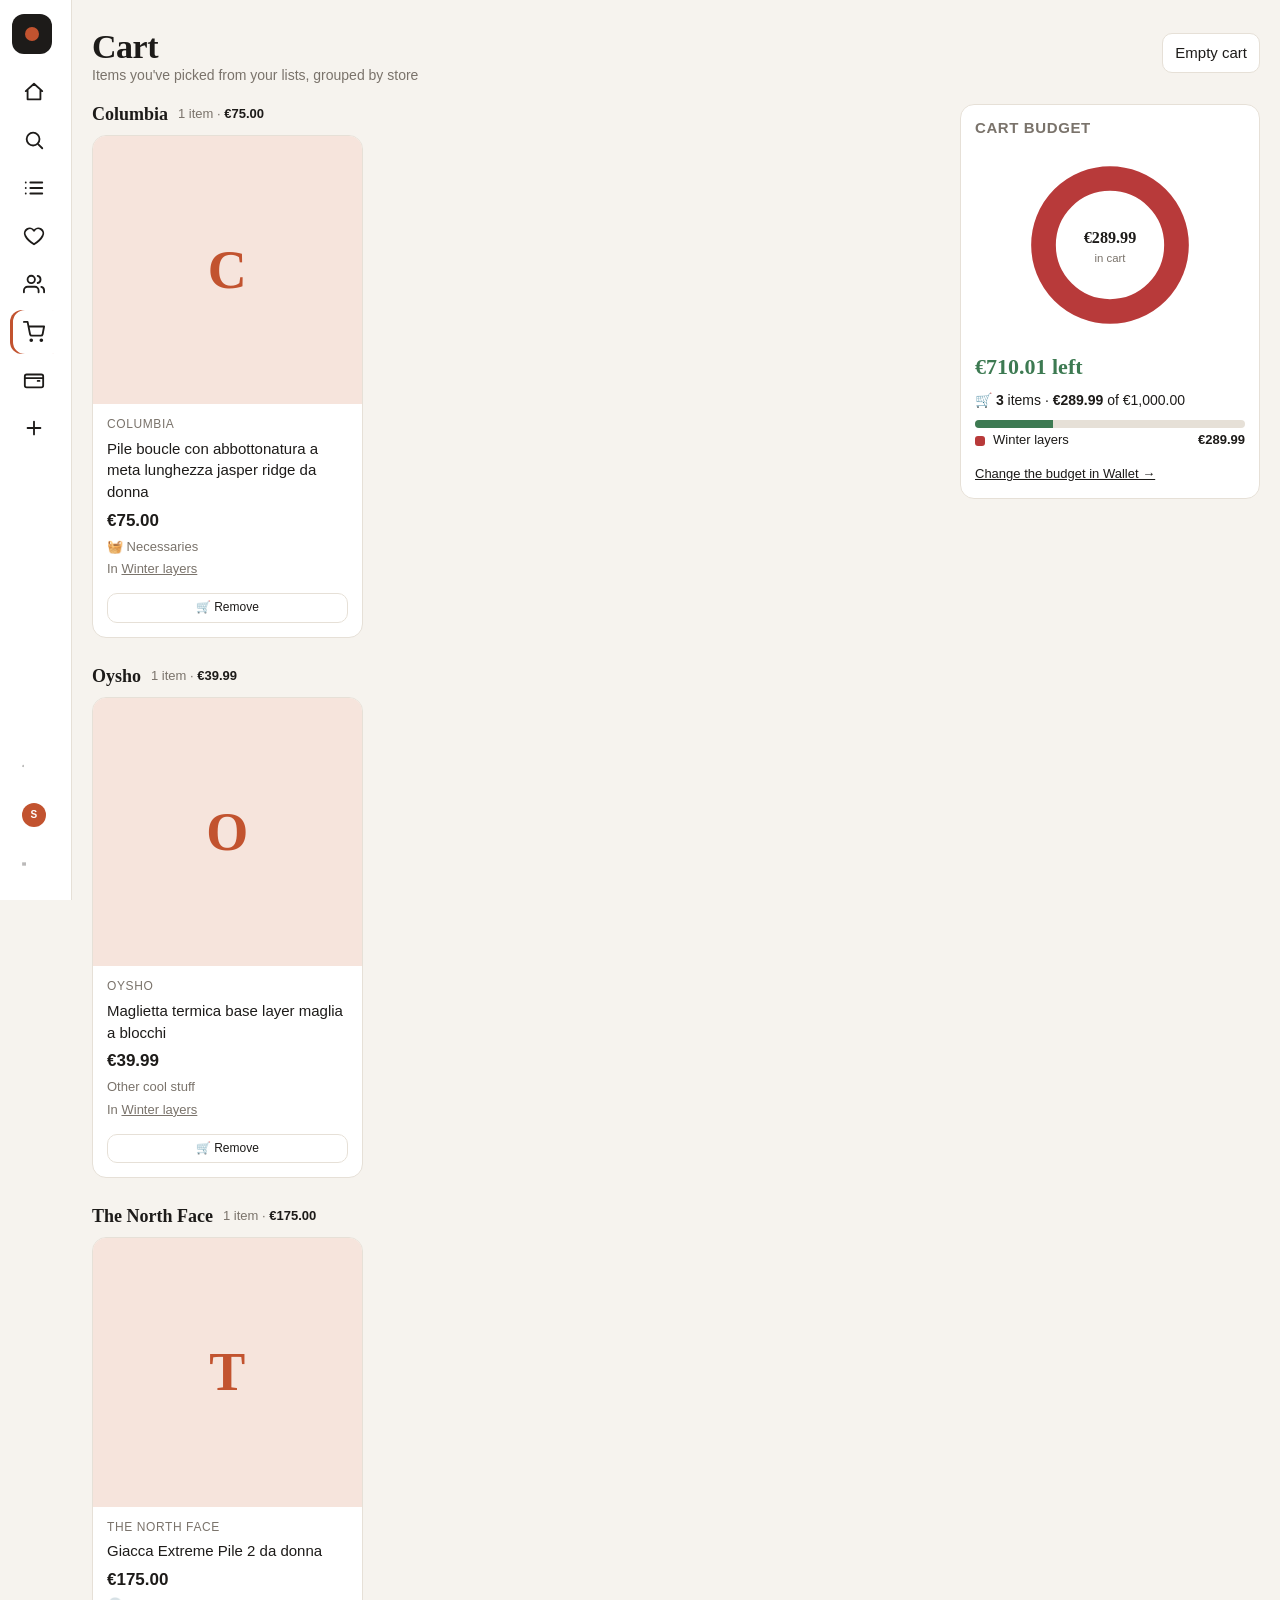
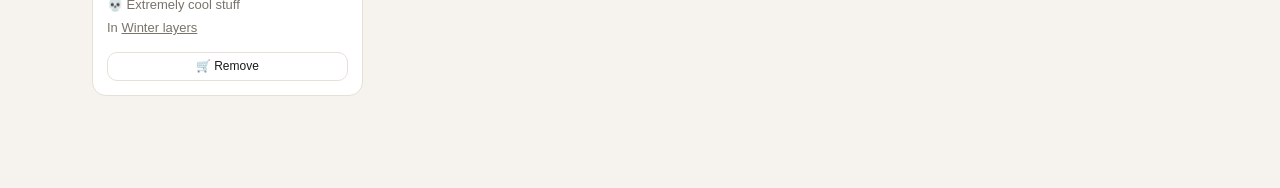
<file: mockups/cart.html>
<!DOCTYPE html>
<html lang="en">
<head>
<meta charset="utf-8">
<meta name="viewport" content="width=device-width, initial-scale=1">
<title>Cart · Wishlist mock-up</title>
<link rel="stylesheet" href="styles.css">
</head>
<body>

<div class="top" style="max-width:1400px;margin:0 auto;padding-bottom:0">
  <div>
    <h1>Cart</h1>
    <div class="summary">Items you've picked from your lists, grouped by store</div>
  </div>
  <button id="emptyBtn">Empty cart</button>
</div>

<div class="app" style="grid-template-columns:minmax(0,1fr) 300px">
  <main class="center" id="groups"></main>
  <aside class="side side-right" id="side"></aside>
</div>

<script src="mock-data.js"></script>
<script src="app.js"></script>
<script>
Mock.rail("cart");
Mock.onChange = () => render();

// Items in the cart from every list I can edit (one entry per list)
function cartEntries() {
  const out = [];
  MOCK_LISTS.filter(l => Mock.canEdit(l)).forEach(l => {
    l.entries.filter(e => e.in_cart && !e.bought).forEach(e => out.push({ e, l }));
  });
  return out;
}

function cartCard({ e, l }) {
  const cat = Mock.catOf(l, e.cat);
  return `
  <article class="card" data-id="${e.id}" data-list="${l.id}">
    <div class="thumb">${Mock.thumbImg(e)}</div>
    <div class="body">
      <div class="store">${Mock.esc(Mock.storeOf(e))}</div>
      <a class="title" href="${Mock.esc(e.url)}" target="_blank" rel="noopener noreferrer">${Mock.esc(e.title)}</a>
      <div class="price">${e.price > 0 ? Mock.money(e.price) : '<span class="price none">No price found</span>'}</div>
      <div class="notes" style="font-style:normal">${cat.emoji ? cat.emoji + " " : ""}${Mock.esc(cat.label)}</div>
      <div class="notes" style="font-style:normal">In <a href="list.html?id=${l.id}">${Mock.esc(l.title)}</a></div>
      <div class="actions"><button data-remove="${e.id}" data-list-id="${l.id}">🛒 Remove</button></div>
    </div>
  </article>`;
}

function render() {
  const items = cartEntries();
  const groups = {};
  items.forEach(it => (groups[it.e.store || "Unknown store"] ||= []).push(it));
  document.getElementById("groups").innerHTML = items.length
    ? Object.keys(groups).sort((a, b) => a.localeCompare(b)).map(store => {
        const g = groups[store];
        return `<section class="storegroup">
          <div class="shead"><h3>${Mock.esc(store)}</h3>
            <span class="sub">${Mock.plural(g.length, "item")} · <b>${Mock.money(g.reduce((s, x) => s + (x.e.price > 0 ? x.e.price : 0), 0))}</b></span></div>
          <div class="grid">${g.map(cartCard).join("")}</div>
        </section>`;
      }).join("")
    : `<div class="empty"><b>Your cart is empty</b>Press 🛒 Add on an item in one of your lists.</div>`;

  const total = items.reduce((s, x) => s + (x.e.price > 0 ? x.e.price : 0), 0);
  const b = MOCK_ME_STATE.budget;
  // spend per list, since each list has its own categories
  const perList = MOCK_LISTS.filter(l => Mock.canEdit(l)).map(l => ({
    label: l.title, color: "var(--accent)",
    amount: items.filter(x => x.l.id === l.id).reduce((s, x) => s + (x.e.price > 0 ? x.e.price : 0), 0),
  }));
  const palette = ["var(--c-die)", "var(--c-need)", "var(--c-noturg)", "var(--ok)", "var(--c-left)", "var(--accent)", "var(--c-other)"];
  perList.forEach((p, i) => p.color = palette[i % palette.length]);
  const status = b == null
    ? `<div class="status muted">No budget set in Wallet</div>`
    : (b - total >= -0.005
        ? `<div class="status ok">${Mock.money(b - total)} left</div>`
        : `<div class="status bad">${Mock.money(total - b)} over budget</div>`);
  const bar = b ? `<div class="bbar ${total > b ? "over" : ""}"><i style="width:${Math.min(100, (total / b) * 100)}%"></i></div>` : "";
  document.getElementById("side").innerHTML = `<div class="panel">
    <h3>Cart budget</h3>
    <div class="donut">${Mock.donut(perList, total, "in cart")}</div>
    ${status}
    <div class="cartline">🛒 <b>${items.length}</b> item${items.length === 1 ? "" : "s"} · <b>${Mock.money(total)}</b>${b != null ? ` of ${Mock.money(b)}` : ""}</div>
    ${bar}
    <ul class="legend">${Mock.legend(perList)}</ul>
    <p style="margin:12px 0 0;font-size:13px"><a href="wallet.html">Change the budget in Wallet →</a></p>
  </div>`;
}

document.addEventListener("click", e => {
  const r = e.target.closest("[data-remove]");
  if (r) {
    const l = Mock.list(r.dataset.listId);
    const en = l.entries.find(x => x.id === r.dataset.remove);
    if (en) en.in_cart = false;
    Mock.save(); render(); Mock.toast("Removed from cart");
    return;
  }
  if (e.target.closest("#emptyBtn")) {
    const items = cartEntries();
    if (!items.length) { Mock.toast("The cart is already empty"); return; }
    items.forEach(x => x.e.in_cart = false);
    Mock.save(); render(); Mock.toast("Cart emptied");
  }
});

render();
</script>
</body>
</html>
</file>
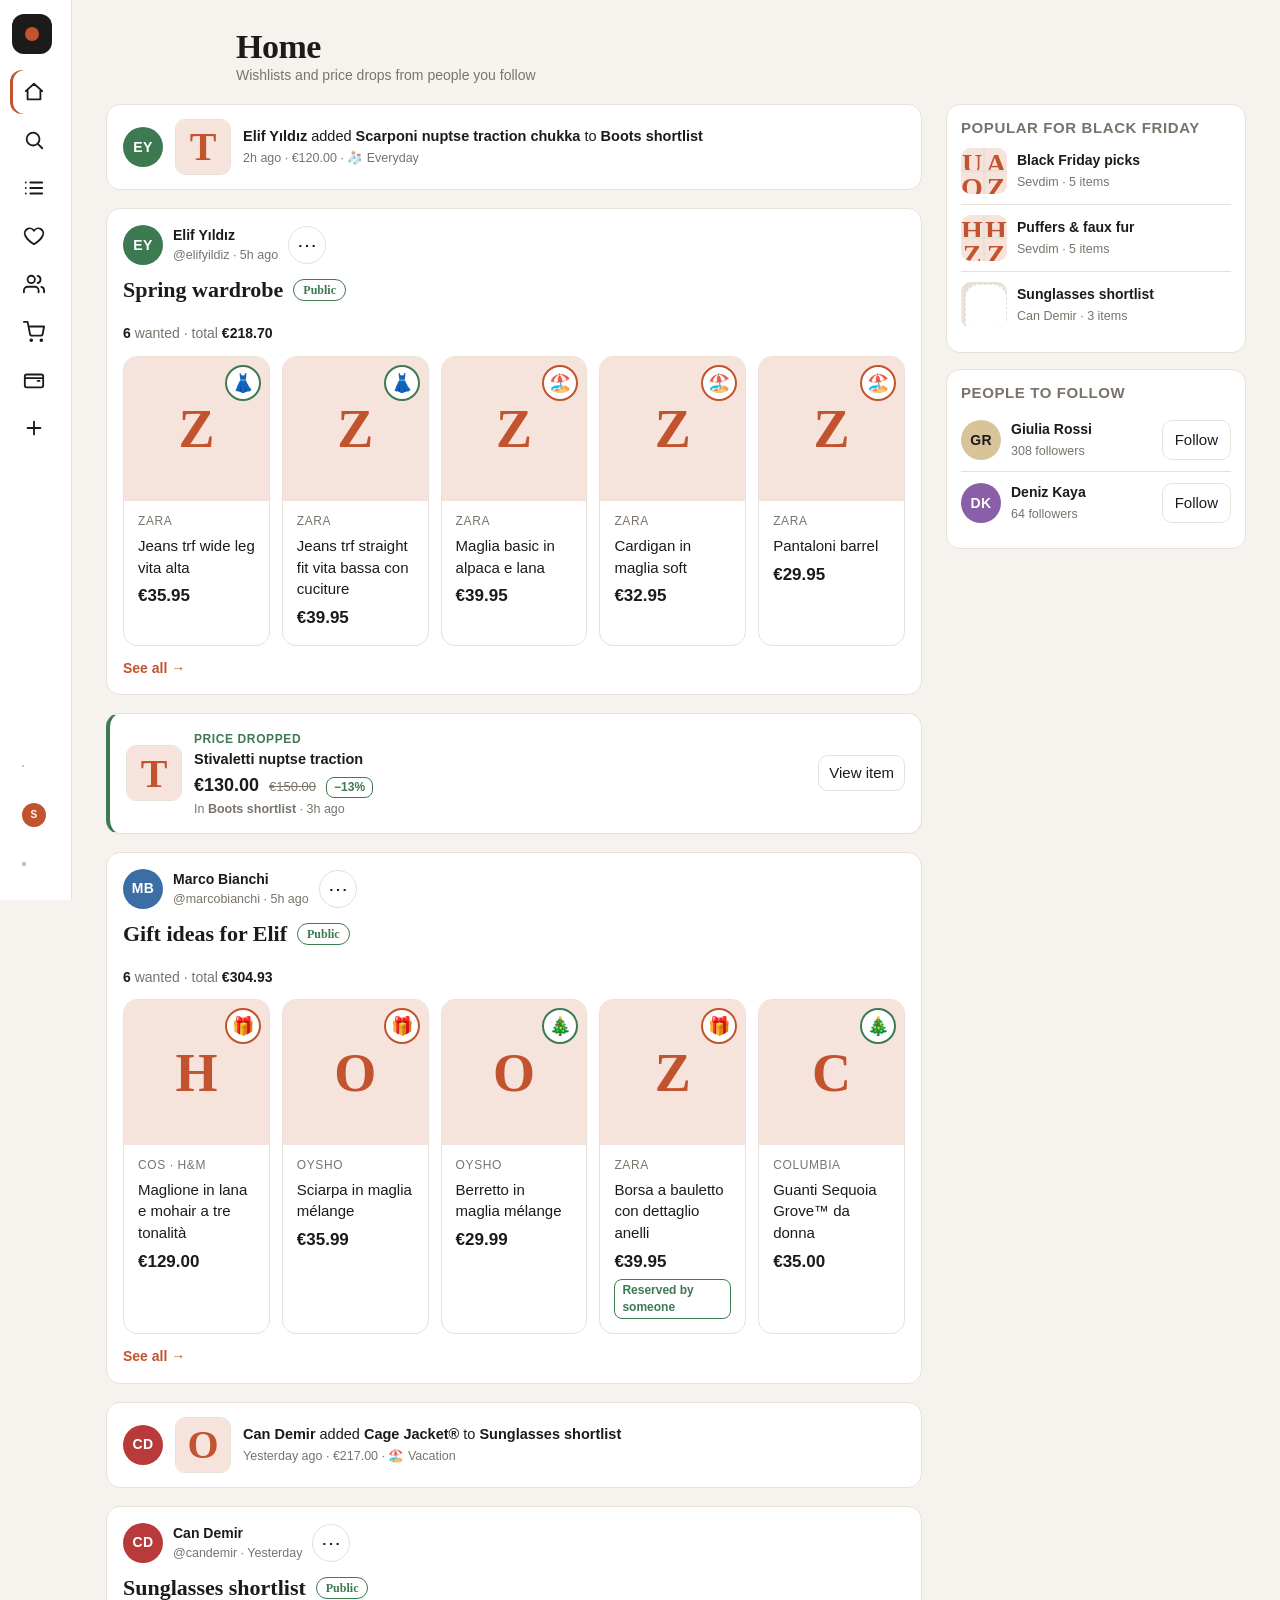
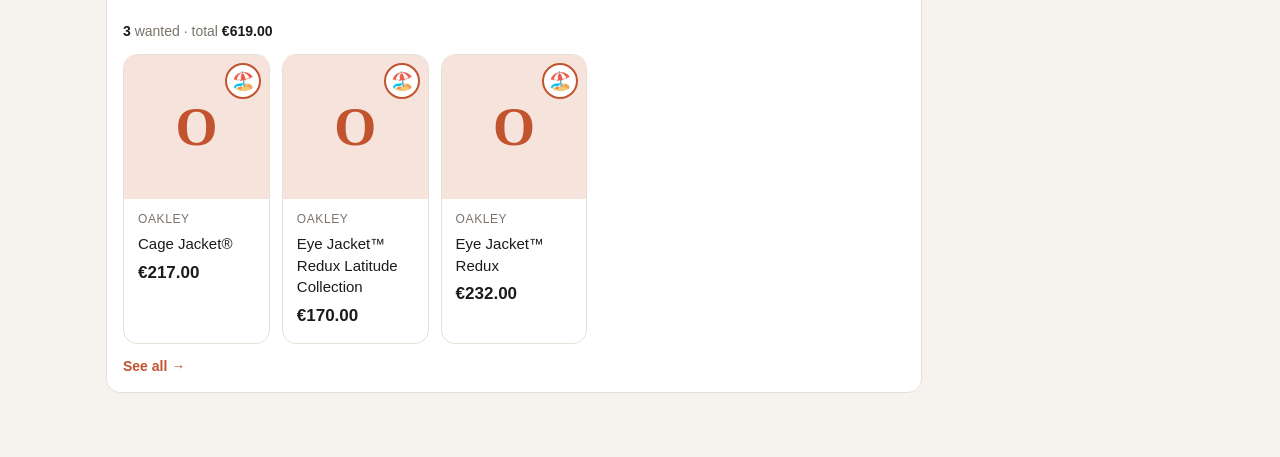
<file: mockups/home.html>
<!DOCTYPE html>
<html lang="en">
<head>
<meta charset="utf-8">
<meta name="viewport" content="width=device-width, initial-scale=1">
<title>Home · Wishlist mock-up</title>
<link rel="stylesheet" href="styles.css">
</head>
<body>

<div class="top" style="max-width:920px;margin:0 auto;padding-bottom:0">
  <div>
    <h1>Home</h1>
    <div class="summary">Wishlists and price drops from people you follow</div>
  </div>
</div>

<div class="home-wrap">
  <main class="feed" id="feed" aria-label="Feed"></main>

  <aside class="home-side" aria-label="Suggestions">
    <section class="panel">
      <h3>Popular for Black Friday</h3>
      <div id="popular"></div>
    </section>
    <section class="panel" style="margin-top:16px">
      <h3>People to follow</h3>
      <div id="suggest"></div>
    </section>
  </aside>
</div>

<style>
  .home-wrap { max-width: 1180px; margin: 0 auto; padding: 18px 20px 64px; display: grid;
               grid-template-columns: minmax(0, 1fr) 300px; gap: 24px; align-items: start; }
  .home-wrap .feed { max-width: none; margin: 0; padding: 0; }
  .home-side { position: sticky; top: 16px; }
  .pop-row { display: flex; gap: 10px; align-items: center; padding: 10px 0; border-top: 1px solid var(--line); }
  .pop-row:first-of-type { border-top: 0; padding-top: 4px; }
  .pop-row .mini { display: block; width: 46px; height: 46px; border-radius: 10px; overflow: hidden; flex: 0 0 auto; }
  .pop-row .mini .collage { width: 100%; height: 100%; }
  .pop-row .pr-text { flex: 1; min-width: 0; }
  .pop-row .pr-text a { font-weight: 600; text-decoration: none; font-size: 14px; display: block; white-space: nowrap; overflow: hidden; text-overflow: ellipsis; }
  .pop-row .pr-text a:hover { text-decoration: underline; }
  .pop-row .pr-text small { color: var(--muted); font-size: 12.5px; }
  @media (max-width: 1000px) { .home-wrap { grid-template-columns: minmax(0, 1fr); } .home-side { position: static; } }
</style>
<script src="mock-data.js"></script>
<script src="app.js"></script>
<script>
Mock.rail("home");

function renderSide() {
  document.getElementById("popular").innerHTML = MOCK_POPULAR.map(id => {
    const l = Mock.list(id);
    return `<div class="pop-row">
      <a class="mini" href="list.html?id=${l.id}">${Mock.collage(l)}</a>
      <div class="pr-text">
        <a href="list.html?id=${l.id}">${Mock.esc(l.title)}</a>
        <small>${Mock.esc(Mock.user(l.owner).name)} · ${Mock.plural(l.entries.length, "item")}</small>
      </div>
    </div>`;
  }).join("");
  document.getElementById("suggest").innerHTML = MOCK_SUGGEST.map(id => {
    const u = Mock.user(id), f = Mock.follows(id);
    return `<div class="person">
      ${Mock.avatar(u, "md")}
      <div class="pe-text"><b>${Mock.esc(u.name)}</b><small>${Mock.plural(u.followers, "follower")}</small></div>
      <button class="${f ? "btn-on" : ""}" data-follow="${id}" aria-pressed="${f}">${f ? "Following" : "Follow"}</button>
    </div>`;
  }).join("");
}

document.addEventListener("click", e => {
  const b = e.target.closest("[data-follow]");
  if (!b) return;
  const id = b.dataset.follow, on = Mock.toggleFollow(id);
  renderSide();
  Mock.toast(on ? `Following ${Mock.user(id).name}` : `Unfollowed ${Mock.user(id).name}`);
});

const feed = document.getElementById("feed");

function listCard(l) {
  const owner = Mock.user(l.owner);
  const wanted = l.entries.filter(e => !e.bought);
  const readonly = !Mock.canEdit(l);
  const row = wanted.slice(0, 5);
  return `
  <article class="card fl">
    <div class="fl-head">
      ${Mock.avatar(owner, "md")}
      <div class="who"><b>${Mock.esc(owner.name)}</b><small>@${Mock.esc(owner.handle)} · ${l.updated}</small></div>
      <button class="kebab" data-kebab="${l.id}" aria-label="More options for ${Mock.esc(l.title)}" title="More options">⋯</button>
    </div>
    <h2 class="fl-title"><a href="list.html?id=${l.id}">${Mock.esc(l.title)}</a>
      <span class="vis ${l.visibility}">${l.visibility === "private" ? Mock.icon("lock", 12) : ""}${Mock.visLabel(l.visibility)}</span></h2>
    <div class="fl-sum"><b>${wanted.length}</b> wanted · total <b>${Mock.money(Mock.total(wanted))}</b></div>
    <div class="fl-row">
      ${row.map(e => Mock.card(e, l, { readonly, noActions: true })).join("") || `<div class="muted" style="grid-column:1/-1">Nothing wanted yet.</div>`}
    </div>
    <a class="fl-see" href="list.html?id=${l.id}">See all →</a>
  </article>`;
}

function activityCard(f) {
  const u = Mock.user(f.user), l = Mock.list(f.listId);
  const e = l.entries.find(x => x.item === f.itemId);
  const cat = Mock.catOf(l, e.cat);
  return `
  <article class="card act">
    ${Mock.avatar(u, "md")}
    <div class="thumb-sm">${Mock.thumbImg(e)}</div>
    <div class="txt">
      <b>${Mock.esc(u.name)}</b> added <a href="${Mock.esc(e.url)}" target="_blank" rel="noopener noreferrer">${Mock.esc(e.title)}</a>
      to <a href="list.html?id=${l.id}">${Mock.esc(l.title)}</a>
      <span class="when">${f.ago} ago · ${Mock.money(e.price)} · ${cat.emoji ? cat.emoji + " " : ""}${Mock.esc(cat.label)}</span>
    </div>
  </article>`;
}

function priceCard(f) {
  const l = Mock.list(f.listId), e = l.entries.find(x => x.item === f.itemId);
  const pct = Math.round((1 - e.price / f.was) * 100);
  return `
  <article class="card act pcard">
    <div class="thumb-sm">${Mock.thumbImg(e)}</div>
    <div class="txt">
      <span class="pc-kicker">Price dropped</span>
      <div><a href="${Mock.esc(e.url)}" target="_blank" rel="noopener noreferrer">${Mock.esc(e.title)}</a></div>
      <div class="pc-price">
        <span class="price">${Mock.money(e.price)}</span>
        <span class="price-old">${Mock.money(f.was)}</span>
        <span class="tag-ok">−${pct}%</span>
      </div>
      <span class="when">In <a href="list.html?id=${l.id}">${Mock.esc(l.title)}</a> · ${f.ago} ago</span>
    </div>
    <a class="btn sm" style="border:1px solid var(--line);border-radius:10px;padding:6px 10px;text-decoration:none;color:inherit" href="${Mock.esc(e.url)}" target="_blank" rel="noopener noreferrer">View item</a>
  </article>`;
}

function render() {
  feed.innerHTML = MOCK_FEED.map(f => {
    if (f.type === "list") return listCard(Mock.list(f.listId));
    if (f.type === "activity") return activityCard(f);
    return priceCard(f);
  }).join("");
}

Mock.onChange = () => { render(); renderSide(); };
render();
renderSide();
</script>
</body>
</html>
</file>
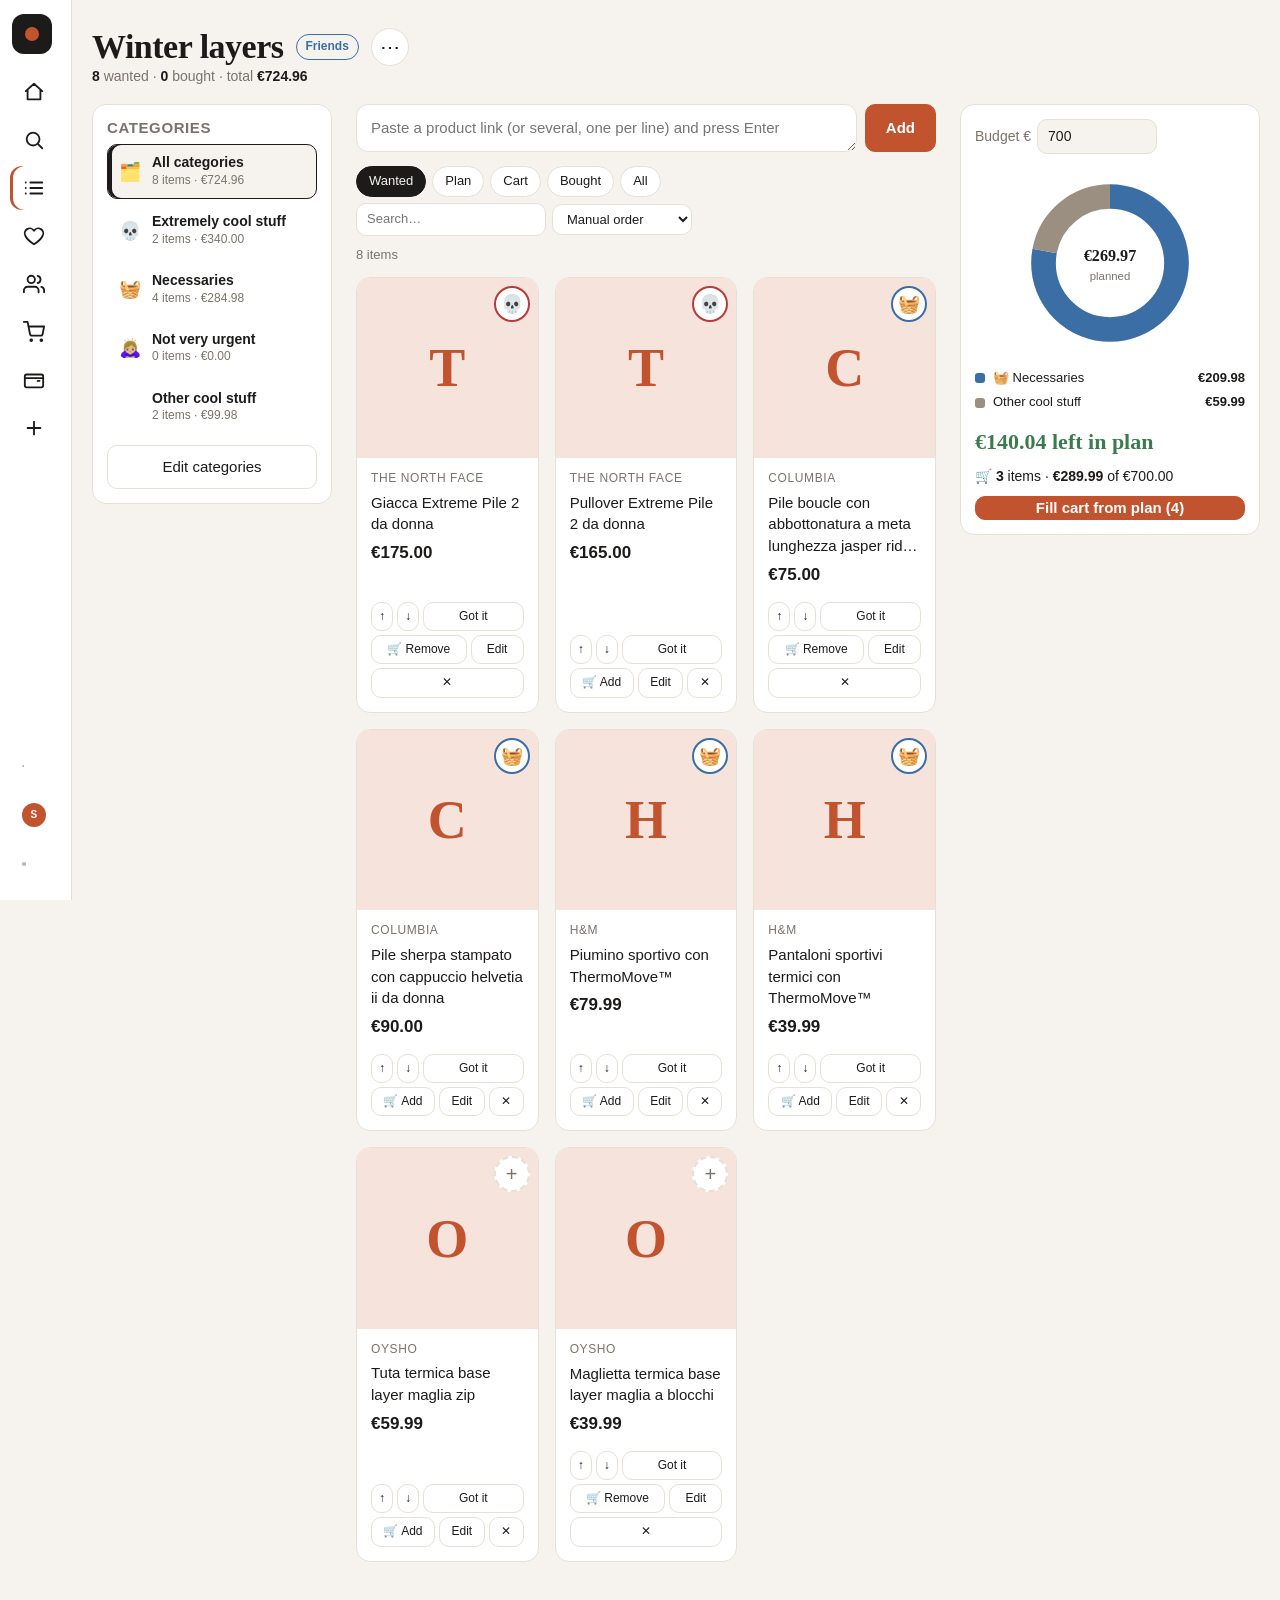
<file: mockups/list.html>
<!DOCTYPE html>
<html lang="en">
<head>
<meta charset="utf-8">
<meta name="viewport" content="width=device-width, initial-scale=1">
<title>Wishlist · Wishlist mock-up</title>
<link rel="stylesheet" href="styles.css">
<style>
  .readonly .app { grid-template-columns: 240px minmax(0, 1fr); }
  .readonly #budgetPanel, .readonly form.add, .readonly #catEdit { display: none; }
</style>
</head>
<body>

<div class="top">
  <div>
    <div class="titlerow">
      <h1 id="title"></h1>
      <span id="vis"></span>
      <button class="kebab" id="kebab" aria-label="More options" title="More options">⋯</button>
    </div>
    <div class="summary" id="summary"></div>
  </div>
</div>

<div class="app">
  <aside class="side side-left">
    <div class="panel">
      <h3>Categories</h3>
      <nav id="catNav"></nav>
      <button class="wide catedit" id="catEdit" style="margin-top:10px">Edit categories</button>
    </div>
  </aside>

  <main class="center">
    <form class="add" id="addForm">
      <textarea id="urls" rows="1" placeholder="Paste a product link (or several, one per line) and press Enter"></textarea>
      <button class="primary" type="submit">Add</button>
    </form>

    <div class="bar">
      <button class="chip on" data-view="wanted">Wanted</button>
      <button class="chip" data-view="plan" id="chipPlan">Plan</button>
      <button class="chip" data-view="cart" id="chipCart">Cart</button>
      <button class="chip" data-view="bought">Bought</button>
      <button class="chip" data-view="all">All</button>
      <span class="sp"></span>
      <div class="listtools" id="listtools">
        <input id="search" type="search" placeholder="Search…">
        <select id="sort" title="Sort">
          <option value="manual">Manual order</option>
          <option value="cheap">Price low → high</option>
          <option value="pricey">Price high → low</option>
          <option value="new">Newest added</option>
          <option value="store">Store A–Z</option>
        </select>
      </div>
    </div>

    <div class="gridhead" id="gridhead"><span id="count"></span></div>
    <div id="main"></div>
  </main>

  <aside class="side side-right" id="budgetPanel">
    <div class="panel">
      <label class="blabel">Budget €<input id="budget" inputmode="decimal" placeholder="e.g. 400"></label>
      <div class="donut" id="donut"></div>
      <ul class="legend" id="legend"></ul>
      <div class="status" id="status"></div>
      <div class="status2" id="status2" hidden></div>
      <div class="cartline" id="cartline"></div>
      <button class="primary wide" data-act="fill" id="fillBtn">Fill cart from plan (0)</button>
    </div>
  </aside>
</div>

<script src="mock-data.js"></script>
<script src="app.js"></script>
<script>
Mock.rail("lists");

/* ---------------------------------------------------------------- setup */
const params = new URLSearchParams(location.search);
const LIST = Mock.list(params.get("id")) || Mock.list("winter-layers");
const RO = !Mock.canEdit(LIST);                  // someone else's list: read-only
if (RO) document.body.classList.add("readonly");
const $ = s => document.querySelector(s);
const esc = Mock.esc, money = Mock.money;
const cats = () => LIST.categories;
const catIndex = id => Math.max(0, cats().findIndex(c => c.id === id));
const byOrder = (a, b) => (a.rank - b.rank) || ((b.added || 0) - (a.added || 0));
const SELECTED = ["fits", "leftover", "cart"];
let view = "wanted", catFilter = null, planShowAll = false, dragId = null;
Mock.onChange = () => render();

if (RO) {
  $("#chipPlan").hidden = true; $("#chipCart").hidden = true;
  $("#title").textContent = LIST.title;
} else {
  $("#title").textContent = LIST.title;
}
$("#vis").innerHTML = `<span class="vis ${LIST.visibility}">${LIST.visibility === "private" ? Mock.icon("lock", 12) : ""}${Mock.visLabel(LIST.visibility)}</span>`;
$("#kebab").dataset.kebab = LIST.id;
$("#budget").value = LIST.budget == null ? "" : String(LIST.budget);

function persist() { Mock.save(); }
function plan() { return Mock.plan(LIST.entries, LIST.budget, cats()); }
function entry(id) { return LIST.entries.find(e => e.id === id); }

/* ---------------------------------------------------------------- summary, categories panel, budget panel */
function renderTop(P) {
  const wanted = LIST.entries.filter(i => !i.bought);
  const bought = LIST.entries.length - wanted.length;
  $("#summary").innerHTML = `<b>${wanted.length}</b> wanted · <b>${bought}</b> bought · total <b>${money(Mock.total(wanted))}</b>`;
  document.querySelectorAll("[data-view]").forEach(b => b.classList.toggle("on", b.dataset.view === view));
  $("#listtools").hidden = view === "plan" || view === "cart";
  renderNav(P);
  if (!RO) renderBudgetPanel(P);
}

function renderNav(P) {
  const wanted = LIST.entries.filter(i => !i.bought);
  const all = `<button class="navrow ${catFilter === null ? "on" : ""}" data-cat="*" style="--cc:var(--ink)">
      <span class="ne">🗂️</span>
      <span class="nl"><b>All categories</b><small>${wanted.length} item${wanted.length === 1 ? "" : "s"} · ${money(Mock.total(wanted))}</small></span>
    </button>`;
  const rows = cats().map(c => {
    const t = P.categoryTotals[c.id];
    return `<button class="navrow ${catFilter === c.id ? "on" : ""}" data-cat="${c.id}" style="--cc:${c.color}">
      <span class="ne">${c.emoji}</span>
      <span class="nl"><b>${esc(c.label)}</b><small>${t.count} item${t.count === 1 ? "" : "s"} · ${money(t.total)}</small></span>
    </button>`;
  }).join("");
  $("#catNav").innerHTML = all + rows;
}

function donutSVG(P) {
  const parts = cats().filter(c => c.inPlan).map(c => ({ label: c.label, color: c.color, amount: P.categoryTotals[c.id].planned })).filter(p => p.amount > 0);
  const total = P.plannedTotal;
  const R = 70, C = 2 * Math.PI * R, S = 26;
  let arcs = "", off = 0;
  if (total > 0) parts.forEach(p => {
    const len = C * p.amount / total;
    arcs += `<circle cx="100" cy="100" r="${R}" fill="none" style="stroke:${p.color}" stroke-width="${S}"
      stroke-dasharray="${len} ${C - len}" stroke-dashoffset="${-off}" transform="rotate(-90 100 100)">
      <title>${esc(p.label)}: ${money(p.amount)}</title></circle>`;
    off += len;
  });
  else arcs = `<circle cx="100" cy="100" r="${R}" fill="none" style="stroke:var(--line)" stroke-width="${S}"></circle>`;
  return `<svg class="donut-svg" viewBox="0 0 200 200" role="img" aria-label="Planned amount by category">${arcs}
    <text x="100" y="98" text-anchor="middle" class="dc-amt">${money(total)}</text>
    <text x="100" y="118" text-anchor="middle" class="dc-sub">planned</text></svg>`;
}

function renderBudgetPanel(P) {
  const b = LIST.budget;
  const parts = cats().filter(c => c.inPlan).map(c => ({ c, amt: P.categoryTotals[c.id].planned })).filter(p => p.amt > 0);
  $("#donut").innerHTML = donutSVG(P);
  $("#legend").innerHTML = parts.length
    ? parts.map(p => `<li><span class="dot" style="background:${p.c.color}"></span>${p.c.emoji ? p.c.emoji + " " : ""}${esc(p.c.label)} <b>${money(p.amt)}</b></li>`).join("")
    : `<li style="color:var(--muted)">Nothing planned yet</li>`;
  const st = $("#status"), s2 = $("#status2");
  if (b == null) { st.className = "status muted"; st.textContent = "Set a budget to see your plan"; s2.hidden = true; }
  else {
    if (P.left >= -0.005) { st.className = "status ok"; st.textContent = `${money(P.left)} left in plan`; }
    else { st.className = "status bad"; st.textContent = `${money(-P.left)} over plan`; }
    const first = cats()[0];
    if (P.mustTotal > b && first) {
      s2.hidden = false;
      s2.textContent = `${first.label} + cart alone: ${money(P.mustTotal)}, ${money(P.mustTotal - b)} above budget.`;
    } else s2.hidden = true;
  }
  const cart = LIST.entries.filter(i => i.in_cart && !i.bought);
  $("#cartline").innerHTML = `🛒 <b>${cart.length}</b> item${cart.length === 1 ? "" : "s"} · <b>${money(P.cartTotal)}</b>` +
    (b != null ? ` of ${money(b)}` : "");
  const fits = Object.values(P.byId).filter(s => s.status === "fits" || s.status === "leftover").length;
  const fill = $("#fillBtn");
  fill.textContent = `Fill cart from plan (${fits})`;
  fill.disabled = !fits;
}

/* ---------------------------------------------------------------- views */
function searchText(i) { return [i.title, i.store, i.brand, Mock.catOf(LIST, i.cat).label].join(" ").toLowerCase(); }
function isManual() { return $("#sort").value === "manual"; }

function visible() {
  const q = $("#search").value.trim().toLowerCase();
  const list = LIST.entries.filter(i =>
    (view === "all" || (view === "bought") === !!i.bought) &&
    (catFilter === null || i.cat === catFilter) &&
    (!q || searchText(i).includes(q)));
  const pv = i => (i.price > 0 ? i.price : null);
  const cmp = {
    manual: (a, b) => (catIndex(a.cat) - catIndex(b.cat)) || byOrder(a, b),
    new: (a, b) => (b.added || 0) - (a.added || 0),
    cheap: (a, b) => (pv(a) ?? 1e12) - (pv(b) ?? 1e12),
    pricey: (a, b) => (pv(b) ?? -1) - (pv(a) ?? -1),
    store: (a, b) => (a.store || "").localeCompare(b.store || "") || (a.title || "").localeCompare(b.title || ""),
  }[$("#sort").value] || byOrder;
  return list.sort(cmp);
}

function planView(P) {
  const hidden = LIST.entries.filter(i => !i.bought && !SELECTED.includes((P.byId[i.id] || {}).status)).length;
  const fits = Object.values(P.byId).filter(s => s.status === "fits" || s.status === "leftover").length;
  let html = `<div class="toolbar">
    <button class="primary" data-act="fill" ${fits ? "" : "disabled"}>Fill cart from plan (${fits})</button>
    <span class="muted">Drag cards to reorder or move them to another category, or use ↑ ↓.</span>
    ${hidden || planShowAll ? `<button data-act="planall">${planShowAll ? "Show selected only" : `Show all (${hidden} more)`}</button>` : ""}
  </div>`;
  let shown = 0;
  cats().forEach(c => {
    if (catFilter !== null && catFilter !== c.id) return;
    const list = LIST.entries.filter(i => !i.bought && i.cat === c.id && (planShowAll || SELECTED.includes((P.byId[i.id] || {}).status))).sort(byOrder);
    if (!list.length) return;
    shown++;
    const t = P.categoryTotals[c.id];
    html += `<section class="psec">
      <div class="phead" style="--cc:${c.color}">
        <span class="pt">${c.emoji ? esc(c.emoji) + " " : ""}${esc(c.label)}</span>
        <span class="pm">${t.count} item${t.count === 1 ? "" : "s"} · <b>${money(t.total)}</b>${LIST.budget != null && c.inPlan ? ` · share <b>${money(t.share)}</b> · <b>${money(t.planned)}</b> planned` : ""}</span>
      </div>
      <div class="grid psgrid" data-tier="${c.id}">${list.map(i => Mock.card(i, LIST, { plan: P.byId[i.id], drag: true, arrows: true })).join("")}</div>
    </section>`;
  });
  if (!shown) html += `<div class="empty">${planShowAll || LIST.entries.some(i => !i.bought) ? "Nothing selected for the plan yet." : "Nothing to plan yet. Add some items first."}</div>`;
  return html;
}

function cartView(P) {
  const cart = LIST.entries.filter(i => i.in_cart && !i.bought);
  if (!cart.length) return `<div class="empty">Your cart is empty. Use 🛒 Add on a card, or “Fill cart from plan”.</div>`;
  const cartLine = LIST.budget == null
    ? `Cart total <b>${money(P.cartTotal)}</b>`
    : P.cartTotal <= LIST.budget
      ? `Cart <b>${money(P.cartTotal)}</b> of ${money(LIST.budget)} · <b>${money(LIST.budget - P.cartTotal)}</b> left`
      : `Cart <b>${money(P.cartTotal)}</b> · <span style="color:var(--bad)"><b>${money(P.cartTotal - LIST.budget)}</b> over budget</span>`;
  const perCat = cats().filter(c => P.categoryTotals[c.id].inCart > 0)
    .map(c => `${c.emoji ? c.emoji + " " : ""}${esc(c.label)} <b>${money(P.categoryTotals[c.id].inCart)}</b>`).join(" · ");
  const stores = {};
  cart.forEach(i => { const k = (i.store || "").trim() || "Unknown store"; (stores[k] ||= []).push(i); });
  const storeHtml = Object.keys(stores).sort((a, b) => a.localeCompare(b)).map(name => {
    const list = stores[name].sort(byOrder);
    const sub = Mock.total(list);
    return `<section class="storegroup">
      <div class="shead">
        <h3>${esc(name)}</h3>
        <span class="sub">${list.length} item${list.length === 1 ? "" : "s"} · <b>${money(sub)}</b></span>
        <span class="sp"></span>
        <button data-act="openall">Open all</button>
      </div>
      <div class="grid">${list.map(i => Mock.card(i, LIST)).join("")}</div>
    </section>`;
  }).join("");
  return `<div class="toolbar"><span>${cartLine}</span></div>
    ${perCat ? `<p class="muted" style="font-size:13px;margin:0 0 10px">${perCat}</p>` : ""}
    <div class="toolbar">
      <button data-act="emptycart">Empty cart</button>
      <button data-act="buycart">Mark cart as bought</button>
    </div>${storeHtml}`;
}

function renderMain(P) {
  const main = $("#main");
  const listView = view !== "plan" && view !== "cart";
  $("#gridhead").hidden = !listView;
  if (view === "plan") { main.innerHTML = planView(P); return; }
  if (view === "cart") { main.innerHTML = cartView(P); return; }
  const list = visible();
  $("#count").textContent = `${list.length} item${list.length === 1 ? "" : "s"}`;
  if (!list.length) {
    const filtering = $("#search").value.trim() || catFilter !== null;
    main.innerHTML = LIST.entries.length && filtering
      ? `<div class="nomatch"><b>No matches</b>Try another word, category or sort.</div>`
      : `<div class="empty">${LIST.entries.length ? "Nothing here yet." : RO ? "This list is empty." : "Your wishlist is empty. Paste a product link above to start."}</div>`;
    return;
  }
  main.innerHTML = `<div class="grid">${list.map(i => Mock.card(i, LIST, { readonly: RO, arrows: isManual() })).join("")}</div>`;
}

function render() {
  const P = plan();
  renderTop(P);
  renderMain(P);
}

/* ---------------------------------------------------------------- adding links (paste box) */
$("#addForm").addEventListener("submit", e => {
  e.preventDefault();
  const v = $("#urls").value;
  $("#urls").value = "";
  const urls = [...new Set(v.split(/[\s,]+/).map(s => s.trim()).filter(s => /^https?:\/\//i.test(s)))];
  if (!urls.length) { Mock.toast("That doesn't look like a link."); return; }
  const dupes = urls.filter(u => LIST.entries.some(i => i.item === u));
  const fresh = urls.filter(u => !dupes.includes(u));
  if (dupes.length) Mock.toast(`${dupes.length} already on your list`);
  if (view === "bought") view = "wanted";
  fresh.forEach(u => LIST.entries.push(Mock.entryFromUrl(u, LIST)));
  if (fresh.length) persist();
  render();
});
$("#urls").addEventListener("keydown", e => {
  if (e.key === "Enter" && !e.shiftKey) { e.preventDefault(); $("#addForm").requestSubmit(); }
});

/* ---------------------------------------------------------------- chips, filters, budget */
document.querySelectorAll("[data-view]").forEach(b => b.addEventListener("click", () => { view = b.dataset.view; render(); }));
$("#search").addEventListener("input", render);
$("#sort").addEventListener("change", render);
$("#catNav").addEventListener("click", e => {
  const row = e.target.closest(".navrow"); if (!row) return;
  const id = row.dataset.cat;
  catFilter = id === "*" || catFilter === id ? null : id;
  render();
});
document.addEventListener("keydown", e => {
  const typing = e.target.matches && e.target.matches("input, textarea, select");
  if (e.key === "/" && !typing && !e.ctrlKey && !e.metaKey && !e.altKey) { e.preventDefault(); $("#search").focus(); }
});
$("#budget").addEventListener("input", e => {
  const n = parseFloat(String(e.target.value).replace(",", "."));
  LIST.budget = isNaN(n) || n < 0 ? null : n;
  persist();
  render();
});
$("#catEdit").addEventListener("click", () => Mock.categoryDialog(LIST));

/* ---------------------------------------------------------------- category changes, ordering, fill cart */
function setCat(id, cat) {
  const en = entry(id); if (!en) return;
  en.cat = cat;
  persist(); render();
}
function fillFromPlan() {
  const P = plan();
  Object.keys(P.byId).forEach(k => {
    if (P.byId[k].status === "fits" || P.byId[k].status === "leftover") { const en = entry(k); if (en) en.in_cart = true; }
  });
  persist(); render();
}
// Puts a category's entries into a new order (ids in order, rank 0..n)
function reorder(catId, ids) {
  ids.forEach((id, k) => { const en = entry(id); if (en) { en.rank = k; if (catId) en.cat = catId; } });
}
function moveItem(id, catId, idx) {
  const en = entry(id); if (!en) return;
  const ids = LIST.entries.filter(i => !i.bought && i.cat === catId && i.id !== id).sort(byOrder).map(i => i.id);
  ids.splice(idx == null ? ids.length : idx, 0, id);
  reorder(catId, ids);
  persist(); render();
}

/* ---------------------------------------------------------------- card actions */
$("#main").addEventListener("click", e => {
  const addto = e.target.closest("[data-addto]");
  if (addto) { Mock.addPopover(addto, entry(addto.dataset.addto)); return; }
  const pick = e.target.closest("[data-pick]");
  if (pick) { setCat(pick.closest(".card").dataset.id, pick.dataset.pick); return; }

  const btn = e.target.closest("button[data-act]"); if (!btn || btn.disabled) return;
  const act = btn.dataset.act;
  const id = btn.closest(".card") ? btn.closest(".card").dataset.id : null;
  const en = id ? entry(id) : null;
  if (act === "bought") { en.bought = !en.bought; persist(); render(); }
  else if (act === "cart") { en.in_cart = !en.in_cart; persist(); render(); }
  else if (act === "skip") { en.plan_skip = !en.plan_skip; persist(); render(); }
  else if (act === "cat") {
    Mock.dialog("Category", `<label>Category<select name="cat">${cats().map(c =>
      `<option value="${c.id}" ${c.id === en.cat ? "selected" : ""}>${c.emoji ? c.emoji + " " : ""}${esc(c.label)}</option>`).join("")}</select></label>`,
      d => { setCat(id, d.querySelector('[name="cat"]').value); });
  }
  else if (act === "up" || act === "down") {
    const ids = LIST.entries.filter(i => !i.bought && i.cat === en.cat).sort(byOrder).map(i => i.id);
    const k = ids.indexOf(id), j = act === "up" ? k - 1 : k + 1;
    if (j < 0 || j >= ids.length) return;
    [ids[k], ids[j]] = [ids[j], ids[k]];
    reorder(en.cat, ids); persist(); render();
  }
  else if (act === "planall") { planShowAll = !planShowAll; render(); }
  else if (act === "fill") { fillFromPlan(); Mock.toast("Cart filled from the plan"); }
  else if (act === "emptycart") {
    LIST.entries.forEach(i => { if (!i.bought) i.in_cart = false; });
    persist(); render();
  }
  else if (act === "buycart") {
    if (btn.dataset.sure !== "1") {
      btn.dataset.sure = "1"; btn.textContent = "Sure?";
      setTimeout(() => { btn.dataset.sure = ""; btn.textContent = "Mark cart as bought"; }, 2500);
      return;
    }
    const n = LIST.entries.filter(i => i.in_cart && !i.bought).length;
    LIST.entries.forEach(i => { if (i.in_cart && !i.bought) { i.bought = true; i.in_cart = false; } });
    persist(); render();
    Mock.toast(`${n} item${n === 1 ? "" : "s"} marked as bought`);
  }
  else if (act === "openall") {
    btn.closest(".storegroup").querySelectorAll("a.title").forEach(a => window.open(a.href, "_blank", "noopener,noreferrer"));
  }
  else if (act === "delete") {
    if (btn.dataset.sure !== "1") {
      btn.dataset.sure = "1"; btn.textContent = "Sure?";
      setTimeout(() => { btn.dataset.sure = ""; btn.textContent = "✕"; }, 2500);
      return;
    }
    LIST.entries = LIST.entries.filter(i => i.id !== id);
    persist(); render();
  }
  else if (act === "edit") {
    const f = (name, label, val, type = "text") => `<label>${label}<input name="${name}" type="${type}" value="${esc(val ?? "")}"></label>`;
    Mock.dialog("Edit item", `
      ${f("title", "Title", en.title)}
      <div class="row">${f("price", "Price", en.price > 0 ? String(en.price) : "", "text").replace("<input", '<input placeholder="e.g. 49,90"')}
      ${f("currency", "Currency", en.currency || "EUR")}</div>
      ${f("store", "Store", en.store)}
      ${f("group", "Group (only one per group is planned)", en.group)}
      ${f("image", "Image link", en.image)}
      <label>Notes<textarea name="notes" rows="2">${esc(en.notes)}</textarea></label>`,
      d => {
        const v = name => d.querySelector(`[name="${name}"]`).value.trim();
        en.title = v("title") || en.title;
        const p = parseFloat(v("price").replace(",", "."));
        en.price = isNaN(p) || p <= 0 ? null : p;
        en.currency = (v("currency") || "EUR").toUpperCase();
        en.store = v("store"); en.group = v("group"); en.image = v("image"); en.notes = v("notes");
        persist(); render();
      });
  }
});

/* ---------------------------------------------------------------- drag and drop (cards and categories) */
const main = $("#main");
main.addEventListener("dragstart", e => {
  const c = e.target.closest(".card[draggable='true']"); if (!c) return;
  dragId = c.dataset.id;
  e.dataTransfer.effectAllowed = "move";
  e.dataTransfer.setData("text/plain", dragId);
  c.classList.add("dragging");
});
main.addEventListener("dragend", () => {
  dragId = null;
  document.querySelectorAll(".dragging").forEach(el => el.classList.remove("dragging"));
  document.querySelectorAll(".psgrid.over").forEach(el => el.classList.remove("over"));
});
function dropSpot(e) {
  if (!dragId) return null;
  const sec = e.target.closest(".psgrid");
  if (sec) {
    const cards = [...sec.querySelectorAll(".card:not(.dragging)")];
    let idx = cards.length;
    for (let k = 0; k < cards.length; k++) {
      const r = cards[k].getBoundingClientRect();
      if (e.clientY < r.bottom && (e.clientY < r.top + r.height / 2 || e.clientX < r.left + r.width / 2)) { idx = k; break; }
    }
    return { cat: sec.dataset.tier, idx };
  }
  const cardEl = e.target.closest(".card[data-id]");
  if (!cardEl || cardEl.dataset.id === dragId || view === "cart" || !isManual()) return null;
  const target = entry(cardEl.dataset.id);
  if (!target || target.bought) return null;
  const ids = LIST.entries.filter(i => !i.bought && i.cat === target.cat && i.id !== dragId).sort(byOrder).map(i => i.id);
  let idx = ids.indexOf(target.id);
  const r = cardEl.getBoundingClientRect();
  if (e.clientX > r.left + r.width / 2) idx += 1;
  return { cat: target.cat, idx };
}
main.addEventListener("dragover", e => {
  const spot = dropSpot(e); if (!spot) return;
  e.preventDefault();
  e.dataTransfer.dropEffect = "move";
  const sec = e.target.closest(".psgrid");
  document.querySelectorAll(".psgrid.over").forEach(el => el !== sec && el.classList.remove("over"));
  if (sec) sec.classList.add("over");
});
main.addEventListener("drop", e => {
  const spot = dropSpot(e); if (!spot) return;
  e.preventDefault();
  const id = dragId; dragId = null;
  moveItem(id, spot.cat, spot.idx);
});
const nav = $("#catNav");
nav.addEventListener("dragover", e => {
  const row = e.target.closest(".navrow");
  if (!row || !dragId || row.dataset.cat === "*") return;
  e.preventDefault();
  e.dataTransfer.dropEffect = "move";
  nav.querySelectorAll(".navrow").forEach(r => r.classList.toggle("drop", r === row));
});
nav.addEventListener("dragleave", e => {
  if (!nav.contains(e.relatedTarget)) nav.querySelectorAll(".drop").forEach(r => r.classList.remove("drop"));
});
nav.addEventListener("drop", e => {
  const row = e.target.closest(".navrow");
  if (!row || !dragId || row.dataset.cat === "*") return;
  e.preventDefault();
  const id = dragId; dragId = null;
  nav.querySelectorAll(".drop").forEach(r => r.classList.remove("drop"));
  moveItem(id, row.dataset.cat, null);
});

render();
</script>
</body>
</html>
</file>
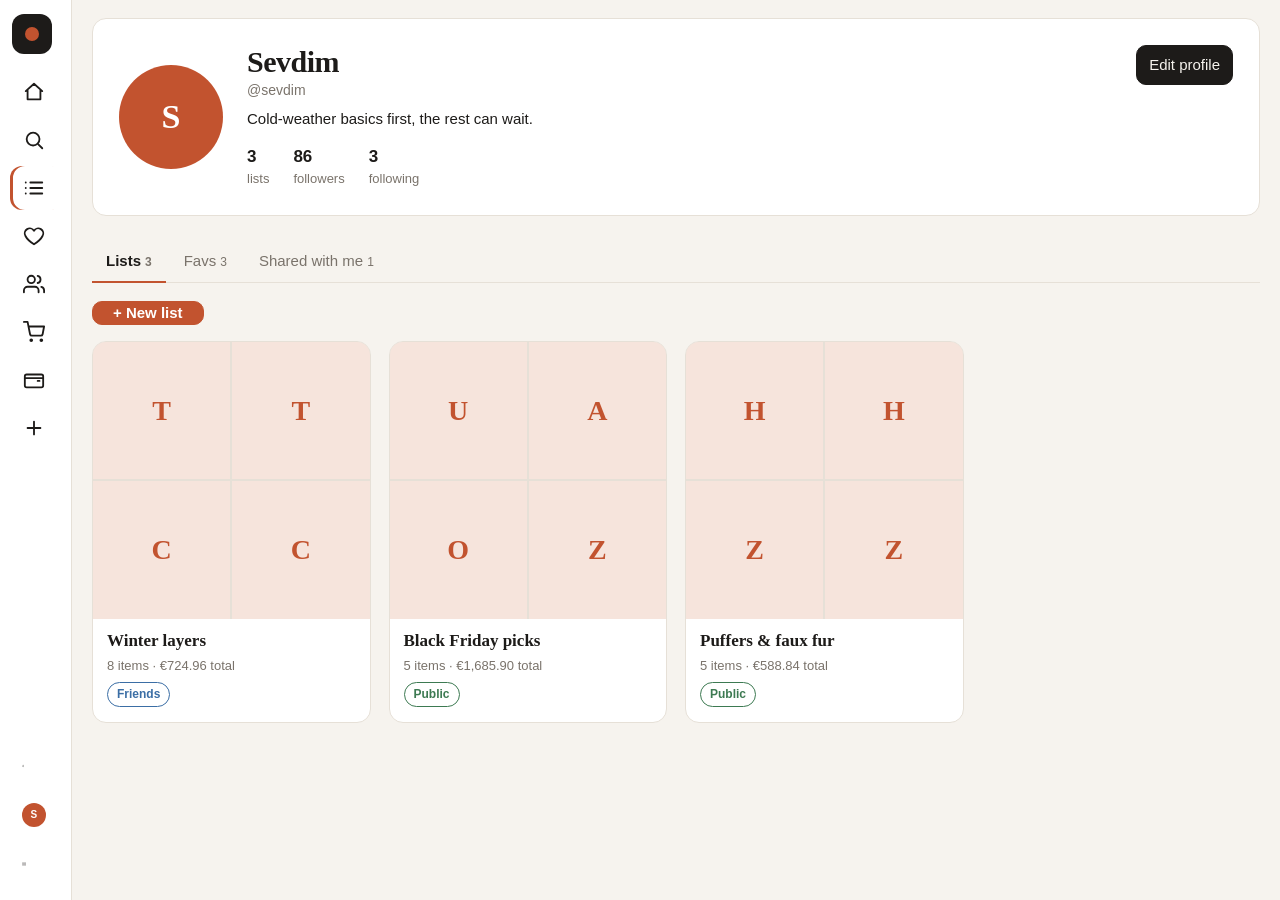
<file: mockups/profile.html>
<!DOCTYPE html>
<html lang="en">
<head>
<meta charset="utf-8">
<meta name="viewport" content="width=device-width, initial-scale=1">
<title>Profile · Wishlist mock-up</title>
<link rel="stylesheet" href="styles.css">
</head>
<body>

<section class="card band" id="band"></section>
<div class="wrap">
  <nav class="tabs" id="tabs" role="tablist"></nav>
  <div id="tabbody"></div>
</div>

<script src="mock-data.js"></script>
<script src="app.js"></script>
<script>
const params = new URLSearchParams(location.search);
const uid = MOCK_USERS[params.get("user")] ? params.get("user") : MOCK_ME;   // ?user=elif shows Elif; default is you
const own = uid === MOCK_ME;
const u = Mock.user(uid);
let tab = ["lists", "liked", "shared"].includes(params.get("tab")) ? params.get("tab") : "lists";
const firstName = u.name.split(" ")[0];
let creating = false;

Mock.rail(own ? { lists: "lists", liked: "liked", shared: "shared" }[tab] || "lists" : null);
Mock.onChange = () => renderAll();

/* ---- data for this profile */
const ownLists = () => MOCK_LISTS.filter(l => l.owner === uid);
const visibleLists = () => own ? ownLists() : ownLists().filter(l => l.visibility !== "private");
const likedLists = () => {
  const ids = own ? MOCK_ME_STATE.liked : (u.liked || []);
  return MOCK_LISTS.filter(l => ids.includes(l.id) && (own || l.visibility !== "private"));
};
const sharedLists = () => MOCK_LISTS.filter(l => l.collab.some(c => c.user === uid) && l.owner !== uid && (own || l.visibility !== "private"));
const followers = () => u.followers + (!own && Mock.follows(uid) ? 1 : 0);
const following = () => own ? MOCK_ME_STATE.follows.length : u.following;

/* ---- header band */
function renderBand() {
  const f = Mock.follows(uid);
  document.getElementById("band").innerHTML = `
    ${Mock.avatar(u, "lg")}
    <div class="band-info">
      <h1>${Mock.esc(u.name)}</h1>
      <div class="handle">@${Mock.esc(u.handle)}</div>
      <p class="bio">${Mock.esc(u.bio)}</p>
      <div class="counts">
        <div><b>${visibleLists().length}</b>lists</div>
        <div><b>${followers()}</b>followers</div>
        <div><b>${following()}</b>following</div>
      </div>
    </div>
    <div class="band-actions">
      ${own
        ? `<button class="btn-on" type="button" data-nobuild="Edit profile" onclick="Mock.toast('Edit profile isn’t part of this mock-up')">Edit profile</button>`
        : `<button class="${f ? "btn-on" : ""}" type="button" data-follow aria-pressed="${f}">${f ? "Following" : "Follow"}</button>
           <button type="button" onclick="Mock.toast('Messages aren’t part of this mock-up')">Message</button>`}
    </div>`;
}

/* ---- tabs */
const TABS = [
  ["lists", "Lists", () => visibleLists().length],
  ["liked", "Favs", () => likedLists().length],
  ["shared", own ? "Shared with me" : `Shared with ${firstName}`, () => sharedLists().length],
];
function renderTabs() {
  document.getElementById("tabs").innerHTML = TABS.map(([key, label, count]) =>
    `<button class="tab ${tab === key ? "on" : ""}" role="tab" aria-selected="${tab === key}" data-tab="${key}">${label}<span class="n">${count()}</span></button>`
  ).join("");
}

/* ---- list covers */
function coverCard(l, showOwner) {
  const n = l.entries.length, total = Mock.total(l.entries);
  let foot;
  if (l.visibility === "private") foot = `<span class="vis private">${Mock.icon("lock", 12)}Private</span>`;
  else if (l.collab.length) foot = `${Mock.stack(Mock.owners(l))}<span class="muted" style="font-size:12px">Shared</span>`;
  else foot = `<span class="vis ${l.visibility}">${Mock.visLabel(l.visibility)}</span>`;
  const by = showOwner ? `<div class="by">${Mock.avatar(Mock.user(l.owner), "sm")}<span>by <b>${Mock.esc(Mock.user(l.owner).name)}</b></span></div>` : "";
  return `
  <a class="card lcard" href="list.html?id=${l.id}">
    ${Mock.collage(l)}
    <div class="lb">
      <div class="lt">${Mock.esc(l.title)}</div>
      <div class="lmeta">${Mock.plural(n, "item")} · ${Mock.money(total)} total</div>
      ${by}
      <div class="lfoot">${foot}</div>
    </div>
  </a>`;
}

function renderBody() {
  const body = document.getElementById("tabbody");
  const hiddenPrivate = !own && ownLists().some(l => l.visibility === "private");
  const notice = hiddenPrivate ? `<p class="notice">${Mock.icon("lock", 14)} Private lists are only visible to ${firstName}.</p>` : "";
  let list, empty, showOwner = false;
  if (tab === "lists") {
    list = visibleLists(); empty = own ? "You haven't made a list yet." : `${firstName} has no public lists yet.`;
  } else if (tab === "liked") {
    list = likedLists(); empty = own ? "Nothing favourited yet. Tap ⋯ on a list and choose Like." : `${firstName} hasn't liked any lists yet.`;
    showOwner = true;
  } else {
    list = sharedLists(); empty = own ? "Nothing has been shared with you yet." : `Nothing shared with ${firstName} yet.`;
    showOwner = true;
  }
  const toolbar = own && tab === "lists"
    ? `<div style="display:flex;gap:8px;margin-bottom:16px"><button class="primary" type="button" data-newlist-open>+ New list</button></div>
       ${creating ? `<form class="card panel newform" id="newForm" style="display:flex;gap:10px;align-items:center;flex-wrap:wrap;padding:14px;margin-bottom:18px">
         <input id="newTitle" maxlength="40" placeholder="List name" aria-label="List name" required style="flex:1;min-width:200px;font:inherit;padding:8px 10px;border-radius:10px;border:1px solid var(--line);background:var(--bg);color:var(--ink)">
         <select id="newVis" aria-label="Visibility" style="font:inherit;padding:8px 10px;border-radius:10px;border:1px solid var(--line);background:var(--bg);color:var(--ink)">
           <option value="public">Public</option><option value="friends">Friends</option><option value="private" selected>Private</option>
         </select>
         <button class="primary" type="submit">Create list</button>
         <button type="button" data-newlist-cancel>Cancel</button>
       </form>` : ""}` : "";
  body.innerHTML = notice + toolbar + (list.length
    ? `<div class="grid4">${list.map(l => coverCard(l, showOwner)).join("")}</div>`
    : `<div class="empty"><b>Nothing here</b>${empty}</div>`);
}

function renderAll() {
  renderBand();
  renderTabs();
  renderBody();
}

document.addEventListener("click", e => {
  if (e.target.closest("[data-newlist-open]")) { creating = true; renderBody(); document.getElementById("newTitle").focus(); return; }
  if (e.target.closest("[data-newlist-cancel]")) { creating = false; renderBody(); return; }
  const t = e.target.closest("[data-tab]");
  if (t) {
    tab = t.dataset.tab;
    try { history.replaceState(null, "", `profile.html?${own ? "" : `user=${uid}&`}tab=${tab}`); } catch (_) {}
    renderAll();
    return;
  }
  const f = e.target.closest("[data-follow]");
  if (f) {
    Mock.toggleFollow(uid);
    renderAll();
    Mock.toast(Mock.follows(uid) ? `Following ${u.name}` : `Unfollowed ${u.name}`);
  }
});

document.addEventListener("submit", e => {
  if (e.target.id !== "newForm") return;
  e.preventDefault();
  const title = document.getElementById("newTitle").value.trim();
  if (!title) return;
  const l = Mock.createList(title, document.getElementById("newVis").value);
  creating = false;
  renderAll();
  Mock.toast(`Created ${l.title}`);
});

renderAll();
</script>
</body>
</html>
</file>
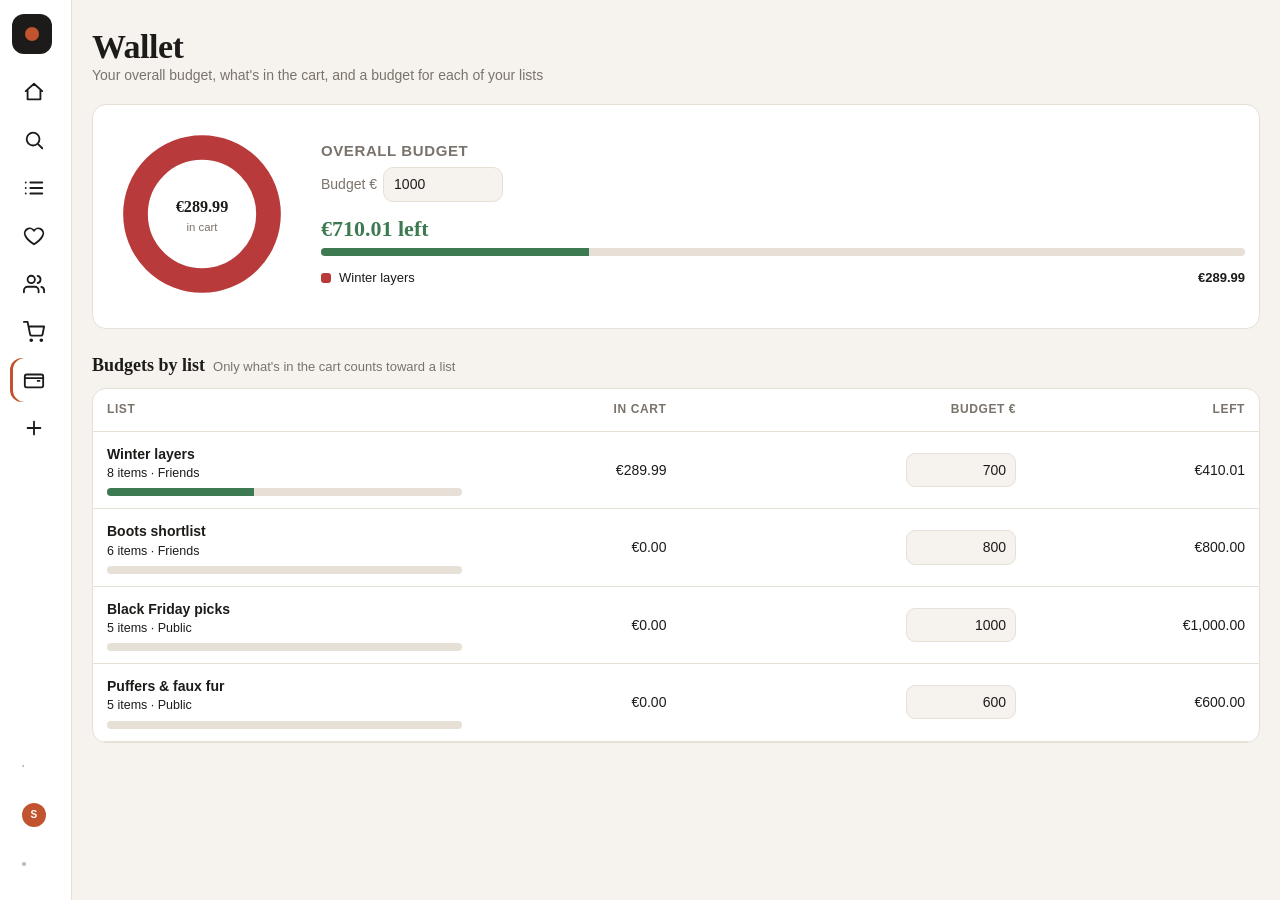
<file: mockups/wallet.html>
<!DOCTYPE html>
<html lang="en">
<head>
<meta charset="utf-8">
<meta name="viewport" content="width=device-width, initial-scale=1">
<title>Wallet · Wishlist mock-up</title>
<link rel="stylesheet" href="styles.css">
</head>
<body>

<div class="top" style="max-width:1400px;margin:0 auto;padding-bottom:0">
  <div>
    <h1>Wallet</h1>
    <div class="summary">Your overall budget, what's in the cart, and a budget for each of your lists</div>
  </div>
</div>

<div class="wrap" style="padding-top:18px">
  <section class="panel" style="display:grid;grid-template-columns:190px minmax(0,1fr);gap:24px;align-items:center;margin-bottom:18px">
    <div id="wdonut"></div>
    <div>
      <h3 style="margin:0 0 8px;font:600 15px ui-sans-serif,sans-serif;color:var(--muted);text-transform:uppercase;letter-spacing:.6px">Overall budget</h3>
      <label class="blabel">Budget €<input id="globalBudget" inputmode="decimal" placeholder="e.g. 1000"></label>
      <div id="wstatus"></div>
      <ul class="legend" id="wlegend" style="margin-top:10px"></ul>
    </div>
  </section>

  <div class="sectitle">Budgets by list <small>Only what's in the cart counts toward a list</small></div>
  <section class="card">
    <table class="wtable">
      <thead><tr><th>List</th><th class="num">In cart</th><th class="num">Budget €</th><th class="num">Left</th></tr></thead>
      <tbody id="rows"></tbody>
    </table>
  </section>
</div>

<script src="mock-data.js"></script>
<script src="app.js"></script>
<script>
Mock.rail("wallet");
Mock.onChange = () => { renderTop(); renderRows(); };

const myLists = () => MOCK_LISTS.filter(l => Mock.canEdit(l));
const cartTotal = () => myLists().reduce((s, l) => s + spendOf(l), 0);
const spendOf = l => l.entries.filter(e => e.in_cart && !e.bought).reduce((s, e) => s + (e.price > 0 ? e.price : 0), 0);
const leftText = (budget, spent) => budget == null ? "—"
  : (budget - spent >= -0.005 ? Mock.money(budget - spent) : `<span style="color:var(--bad)">${Mock.money(spent - budget)} over</span>`);

function renderTop() {
  const total = cartTotal();
  const b = MOCK_ME_STATE.budget;
  const input = document.getElementById("globalBudget");
  if (document.activeElement !== input) input.value = b == null ? "" : String(b);
  const palette = ["var(--c-die)", "var(--c-need)", "var(--c-noturg)", "var(--ok)", "var(--c-left)", "var(--accent)", "var(--c-other)"];
  const parts = myLists().map((l, i) => ({ label: l.title, color: palette[i % palette.length], amount: spendOf(l) }));
  document.getElementById("wdonut").innerHTML = Mock.donut(parts, total, "in cart");
  document.getElementById("wstatus").innerHTML = b == null
    ? `<div class="status muted" style="font:500 15px ui-sans-serif,sans-serif;color:var(--muted)">Set a budget to see what's left</div>`
    : (b - total >= -0.005
        ? `<div class="status ok">${Mock.money(b - total)} left</div>`
        : `<div class="status bad">${Mock.money(total - b)} over budget</div>`)
      + `<div class="bbar ${total > b ? "over" : ""}"><i style="width:${Math.min(100, (total / b) * 100)}%"></i></div>`;
  document.getElementById("wlegend").innerHTML = Mock.legend(parts);
}

function renderRows() {
  document.getElementById("rows").innerHTML = myLists().map(l => {
    const spent = spendOf(l);
    const pct = l.budget ? Math.min(100, (spent / l.budget) * 100) : 0;
    return `<tr data-row="${l.id}">
      <td><a href="list.html?id=${l.id}">${Mock.esc(l.title)}</a>
        <div class="muted" style="font-size:12.5px">${Mock.plural(l.entries.length, "item")} · ${Mock.visLabel(l.visibility)}</div>
        ${l.budget ? `<div class="bbar ${spent > l.budget ? "over" : ""}"><i style="width:${pct}%"></i></div>` : ""}
      </td>
      <td class="num" data-spent>${Mock.money(spent)}</td>
      <td class="num"><input inputmode="decimal" placeholder="Not set" value="${l.budget == null ? "" : l.budget}" data-budget="${l.id}" aria-label="Budget for ${Mock.esc(l.title)}"></td>
      <td class="num" data-left>${leftText(l.budget, spent)}</td>
    </tr>`;
  }).join("") || `<tr><td colspan="4" class="muted">You don't have any lists yet.</td></tr>`;
}

function updateRow(l) {
  const row = document.querySelector(`[data-row="${l.id}"]`);
  if (!row) return;
  const spent = spendOf(l);
  row.querySelector("[data-spent]").textContent = Mock.money(spent);
  row.querySelector("[data-left]").innerHTML = leftText(l.budget, spent);
}

document.getElementById("globalBudget").addEventListener("input", e => {
  const n = parseFloat(String(e.target.value).replace(",", "."));
  MOCK_ME_STATE.budget = isNaN(n) || n < 0 ? null : n;
  Mock.save();
  renderTop();
});

document.getElementById("rows").addEventListener("input", e => {
  const id = e.target.dataset.budget;
  if (!id) return;
  const l = Mock.list(id);
  const n = parseFloat(String(e.target.value).replace(",", "."));
  l.budget = isNaN(n) || n < 0 ? null : n;
  Mock.save();
  updateRow(l);
  renderTop();
});

renderTop();
renderRows();
</script>
</body>
</html>
</file>
<file: mockups/styles.css>
/* Wishlist mock-ups. Base rules are copied from index.html so the pages look like the same app. */
:root {
  --bg: #f6f3ee; --card: #fff; --ink: #1d1b19; --muted: #7a736b;
  --line: #e6e0d7; --accent: #c2532f; --accent-soft: #f6e4dc; --ok: #3d7a52;
  --bad: #b3261e;
  --c-die: #b83a3a; --c-need: #3b6ea5; --c-noturg: #8a5fa8; --c-other: #9a8f80; --c-cart: #1d1b19; --c-left: #d9c49a;
  --radius: 14px;
}
@media (prefers-color-scheme: dark) {
  :root:not([data-theme="light"]) { --bg: #171614; --card: #211f1c; --ink: #f1ece4; --muted: #a39b90;
    --line: #36322d; --accent: #e7795a; --accent-soft: #3a2620; --ok: #7cc196; --bad: #ff8a80;
    --c-die: #f08a8a; --c-need: #7aa7d9; --c-noturg: #b89ad6; --c-other: #a39b90; --c-cart: #f1ece4; --c-left: #8c7a52; }
}
:root[data-theme="dark"] { --bg: #171614; --card: #211f1c; --ink: #f1ece4; --muted: #a39b90;
  --line: #36322d; --accent: #e7795a; --accent-soft: #3a2620; --ok: #7cc196; --bad: #ff8a80;
  --c-die: #f08a8a; --c-need: #7aa7d9; --c-noturg: #b89ad6; --c-other: #a39b90; --c-cart: #f1ece4; --c-left: #8c7a52; }

* { box-sizing: border-box; }
[hidden] { display: none !important; }
html, body { overflow-x: clip; }
body { margin: 0; padding-left: 72px; background: var(--bg); color: var(--ink);
       font: 15px/1.45 ui-sans-serif, -apple-system, "Segoe UI", Roboto, sans-serif; }
button, input, select, textarea { font: inherit; }
a { color: inherit; }

/* ---------- left icon rail (Instagram style) */
.rail { position: fixed; left: 0; top: 0; bottom: 0; width: 72px; z-index: 40; background: var(--card);
        border-right: 1px solid var(--line); padding: 14px 10px; display: flex; flex-direction: column; gap: 4px;
        overflow: hidden; transition: width .2s ease, box-shadow .2s; }
.rail.open { width: 244px; box-shadow: 8px 0 28px rgba(0,0,0,.12); }
.rail .rmark { width: 40px; height: 40px; border-radius: 12px; background: var(--ink); display: grid; place-items: center; margin: 0 0 12px 2px; flex: 0 0 auto; }
.rail .rmark::before { content: ""; width: 14px; height: 14px; border-radius: 50%; background: var(--accent); }
.ritem { display: flex; align-items: center; gap: 16px; width: 100%; padding: 11px 12px; border-radius: 12px; border: 0;
         background: none; color: var(--ink); text-decoration: none; cursor: pointer; text-align: left; white-space: nowrap; flex: 0 0 auto; }
.ritem:hover { background: var(--accent-soft); }
.ritem.on { font-weight: 700; box-shadow: inset 3px 0 0 var(--accent); }
.ritem .ri { flex: 0 0 auto; width: 24px; display: grid; place-items: center; }
.ritem .rl { opacity: 0; transition: opacity .15s; overflow: hidden; text-overflow: ellipsis; }
.rail.open .ritem .rl { opacity: 1; }
.rail .rspacer { flex: 1; }
.rail .rbottom { display: flex; flex-direction: column; gap: 4px; }
.rail .rav { display: inline-flex; }
.badge-dot { position: absolute; top: 8px; left: 30px; width: 8px; height: 8px; border-radius: 50%; background: var(--accent); }
.ritem { position: relative; }

/* search slide-out, sits next to the rail */
.spanel { position: fixed; top: 0; bottom: 0; left: 72px; width: 390px; z-index: 39; background: var(--card);
          border-right: 1px solid var(--line); box-shadow: 8px 0 28px rgba(0,0,0,.12); padding: 22px 18px;
          display: flex; flex-direction: column; gap: 14px; transform: translateX(-16px); opacity: 0;
          pointer-events: none; transition: transform .2s ease, opacity .2s; }
.spanel.open { transform: none; opacity: 1; pointer-events: auto; }
.spanel h2 { font: 600 24px Georgia, "Times New Roman", serif; }
.sbox { display: flex; align-items: center; gap: 8px; padding: 10px 14px; background: var(--bg); border: 1px solid var(--line); border-radius: 12px; }
.sbox input { flex: 1; min-width: 0; border: 0; outline: 0; background: transparent; color: var(--ink); font-size: 15px; }
.sresults { overflow-y: auto; display: flex; flex-direction: column; gap: 4px; margin: 0 -6px; padding: 0 6px; }
.sresults h4 { font: 600 12px ui-sans-serif, sans-serif; color: var(--muted); text-transform: uppercase; letter-spacing: .6px; margin: 12px 0 6px; }
.srow { display: flex; align-items: center; gap: 12px; padding: 8px; border-radius: 12px; text-decoration: none; color: var(--ink); }
.srow:hover { background: var(--accent-soft); }
.srow .sth { width: 44px; height: 44px; border-radius: 10px; overflow: hidden; border: 1px solid var(--line); background: #fff; flex: 0 0 auto; }
.srow .sth img { width: 100%; height: 100%; object-fit: contain; display: block; }
.srow .sbody { min-width: 0; }
.srow .sbody b { display: block; font-size: 14px; white-space: nowrap; overflow: hidden; text-overflow: ellipsis; }
.srow .sbody small { color: var(--muted); font-size: 12.5px; }
.sempty { color: var(--muted); font-size: 14px; padding: 12px 0; }
.scrim { position: fixed; inset: 0; z-index: 38; background: transparent; }

/* ---------- avatars */
.av { display: inline-grid; place-items: center; width: 36px; height: 36px; border-radius: 999px; flex: 0 0 auto;
      font-weight: 600; font-size: 13px; letter-spacing: .3px; user-select: none; }
.av.sm { width: 24px; height: 24px; font-size: 10px; box-shadow: 0 0 0 2px var(--card); }
.av.md { width: 40px; height: 40px; font-size: 14px; }
.av.lg { width: 104px; height: 104px; font-size: 34px; font-family: Georgia, serif; box-shadow: 0 0 0 4px var(--card); }
.stack { display: inline-flex; align-items: center; }
.stack .av + .av { margin-left: -8px; }
.ph { width: 100%; height: 100%; display: grid; place-items: center; font: 600 40px Georgia, serif; color: var(--accent); background: var(--accent-soft); }

/* ---------- page header (index.html's .top) */
.top { max-width: 1400px; margin: 0 auto; padding: 28px 20px 0; display: flex; align-items: baseline;
       justify-content: space-between; flex-wrap: wrap; gap: 8px; }
h1 { font: 600 34px/1.1 Georgia, "Times New Roman", serif; margin: 0; letter-spacing: -.5px; }
.titlerow { display: flex; align-items: center; gap: 12px; flex-wrap: wrap; min-width: 0; }
.summary { color: var(--muted); font-size: 14px; }
.summary b { color: var(--ink); }
.kebab { width: 38px; height: 38px; border-radius: 999px; border: 1px solid var(--line); background: var(--card); cursor: pointer;
         display: grid; place-items: center; font-size: 20px; line-height: 1; color: var(--ink); padding: 0; }
.kebab:hover { border-color: var(--muted); }
.vis { display: inline-flex; align-items: center; gap: 5px; font-size: 12px; font-weight: 600; padding: 3px 9px;
       border-radius: 999px; border: 1px solid var(--line); color: var(--muted); white-space: nowrap; }
.vis.public { color: var(--ok); border-color: currentColor; }
.vis.friends { color: var(--c-need); border-color: currentColor; }
.vis.private { color: var(--muted); }

/* ---------- index.html layout: categories | items | budget */
.app { max-width: 1400px; margin: 0 auto; padding: 18px 20px 64px; display: grid;
       grid-template-columns: 240px minmax(0, 1fr) 300px; gap: 24px; align-items: start; }
.center { min-width: 0; }
.side { position: sticky; top: 16px; max-height: calc(100vh - 32px); overflow-y: auto; min-width: 0; }
.panel { background: var(--card); border: 1px solid var(--line); border-radius: var(--radius); padding: 14px; }
.panel h3 { margin: 0 0 8px; font: 600 15px ui-sans-serif, -apple-system, sans-serif; color: var(--muted);
            text-transform: uppercase; letter-spacing: .6px; }

/* categories panel */
#catNav { display: flex; flex-direction: column; gap: 4px; }
.navrow { display: flex; align-items: center; gap: 10px; width: 100%; text-align: left; padding: 9px 10px;
          border-radius: 10px; border: 1px solid transparent; background: none; color: var(--ink); cursor: pointer; }
.navrow:hover { background: var(--accent-soft); }
.navrow.on { background: var(--bg); border-color: var(--cc); box-shadow: inset 4px 0 0 var(--cc); }
.navrow.drop { outline: 2px dashed var(--cc); outline-offset: -2px; }
.navrow .ne { font-size: 18px; width: 24px; text-align: center; flex: 0 0 auto; }
.navrow .nl { display: flex; flex-direction: column; min-width: 0; }
.navrow .nl b { font-weight: 600; font-size: 14px; line-height: 1.25; }
.navrow .nl small { color: var(--muted); font-size: 12px; }
.catedit { margin-top: 10px; width: 100%; }

/* budget panel */
.blabel { display: flex; align-items: center; gap: 6px; font-size: 14px; color: var(--muted); }
.blabel input { width: 120px; font: inherit; font-size: 14px; padding: 6px 10px; border-radius: 10px;
  border: 1px solid var(--line); background: var(--bg); color: var(--ink); }
.donut { display: flex; justify-content: center; margin: 14px 0 8px; }
.donut-svg { width: 190px; height: 190px; }
.donut-svg circle { transition: stroke-width .15s; }
.donut-svg circle:hover { stroke-width: 34; }
.dc-amt { fill: var(--ink); font: 600 17px Georgia, "Times New Roman", serif; }
.dc-sub { fill: var(--muted); font: 12px ui-sans-serif, -apple-system, sans-serif; }
.legend { list-style: none; margin: 0; padding: 0; font-size: 13px; }
.legend li { display: flex; align-items: center; gap: 8px; padding: 3px 0; }
.legend .dot { width: 10px; height: 10px; border-radius: 3px; flex: 0 0 auto; }
.legend li b { margin-left: auto; }
.status { font: 600 22px/1.2 Georgia, "Times New Roman", serif; margin: 14px 0 4px; }
.status.ok { color: var(--ok); }
.status.bad { color: var(--bad); }
.status.muted { color: var(--muted); font-size: 16px; font-family: inherit; font-weight: 500; }
.status2 { font-size: 12.5px; color: var(--muted); margin: 0 0 12px; }
.cartline { font-size: 14px; margin: 10px 0 10px; }
button.wide { width: 100%; padding: 10px 12px; }

/* center: paste box, chips, cards */
form.add { display: flex; gap: 8px; margin: 0 0 14px; }
form.add textarea { flex: 1 1 0; min-width: 0; width: 100%; resize: vertical; min-height: 46px; max-height: 180px; padding: 12px 14px;
  border: 1px solid var(--line); border-radius: 12px; background: var(--card); color: var(--ink); font: inherit; }
form.add textarea:focus { outline: 2px solid var(--accent); outline-offset: -1px; }
button { font: inherit; cursor: pointer; border-radius: 10px; border: 1px solid var(--line);
         background: var(--card); color: var(--ink); padding: 8px 12px; }
button:hover { border-color: var(--muted); }
button.primary { background: var(--accent); color: #fff; border-color: var(--accent); padding: 0 20px; font-weight: 600; }
button.primary:disabled { opacity: .6; cursor: progress; }
button:disabled { opacity: .5; cursor: default; }
.chip { padding: 5px 12px; border-radius: 999px; font-size: 13px; }
.chip.on { background: var(--ink); color: var(--bg); border-color: var(--ink); }
.bar { display: flex; gap: 6px; flex-wrap: wrap; align-items: center; margin: 0 0 16px; }
.bar .sp { flex: 1; }
.listtools { display: flex; gap: 6px; flex-wrap: wrap; align-items: center; }
.bar select, .bar input { font: inherit; font-size: 13px; padding: 6px 10px; border-radius: 10px;
  border: 1px solid var(--line); background: var(--card); color: var(--ink); }
.toolbar { display: flex; gap: 8px; flex-wrap: wrap; align-items: center; margin: 0 0 16px; }
.toolbar .muted { color: var(--muted); font-size: 13px; }
.gridhead { font-size: 13px; color: var(--muted); margin: -6px 0 12px; }
.nomatch { text-align: center; color: var(--muted); padding: 48px 20px; border: 1px dashed var(--line); border-radius: var(--radius); }
.nomatch b { display: block; color: var(--ink); font-size: 16px; margin-bottom: 4px; }
.empty { text-align: center; color: var(--muted); padding: 60px 20px; border: 1px dashed var(--line); border-radius: var(--radius); }
.empty b { display: block; color: var(--ink); font-size: 16px; margin-bottom: 4px; }

.grid { display: grid; grid-template-columns: repeat(3, minmax(0, 1fr)); gap: 16px; }
.grid.five { grid-template-columns: repeat(5, minmax(0, 1fr)); }
.card { background: var(--card); border: 1px solid var(--line); border-radius: var(--radius);
        overflow: hidden; display: flex; flex-direction: column; transition: opacity .2s; position: relative; min-width: 0; }
.card.bought { opacity: .55; }
.card.faded { opacity: .5; }
.card.dragging { opacity: .35; }
.card[draggable="true"] { cursor: grab; }
.thumb { aspect-ratio: 1 / 1; background: #fff; display: grid; place-items: center; position: relative; }
.thumb img { width: 100%; height: 100%; object-fit: contain; }
.thumb .ph { font: 600 54px Georgia, serif; }
.badge { position: absolute; top: 10px; left: 10px; background: var(--ok); color: #fff;
         font-size: 11px; font-weight: 600; padding: 3px 8px; border-radius: 999px; letter-spacing: .3px; }
.pill { position: absolute; top: 8px; right: 8px; width: 36px; height: 36px; padding: 0; border-radius: 999px;
        display: grid; place-items: center; font-size: 18px; background: var(--card); border: 2px solid var(--cc, var(--line)); }
.pill.add { border-style: dashed; color: var(--muted); font-size: 20px; }
.pill.ro { cursor: default; }
.pillwrap { position: absolute; top: 8px; right: 8px; display: flex; flex-direction: column; align-items: flex-end; }
.pillwrap .pill { position: relative; top: auto; right: auto; }
.pick-emojis { display: none; flex-direction: column; gap: 2px; margin-top: 6px; background: var(--card); border: 1px solid var(--line);
               border-radius: 14px; padding: 4px; box-shadow: 0 2px 8px rgba(0,0,0,.12); }
.pick-emojis button { border: 0; background: none; padding: 2px 4px; font-size: 18px; line-height: 1; border-radius: 999px; }
.pick-emojis button:hover { background: var(--accent-soft); }
.pillwrap:hover .pick-emojis, .pillwrap:focus-within .pick-emojis { display: flex; }
.body { padding: 12px 14px 14px; display: flex; flex-direction: column; gap: 4px; flex: 1; }
.store { font-size: 12px; color: var(--muted); text-transform: uppercase; letter-spacing: .6px; }
.title { color: inherit; text-decoration: none; font-weight: 500;
         display: -webkit-box; -webkit-line-clamp: 3; -webkit-box-orient: vertical; overflow: hidden; overflow-wrap: anywhere; }
.title:hover { text-decoration: underline; }
.price { font-weight: 700; font-size: 17px; margin-top: 2px; }
.price.none { font-weight: 400; color: var(--muted); font-size: 13px; }
.notes { font-size: 13px; color: var(--muted); font-style: italic; }
.ptag { font-size: 12px; font-weight: 600; padding: 3px 8px; border-radius: 8px; align-self: flex-start; margin-top: 2px; border: 1px solid currentColor; }
.ptag.ok { color: var(--ok); }
.ptag.no { color: var(--accent); }
.ptag.cart { color: var(--c-cart); }
.ptag.dim { color: var(--muted); }
.reserved { font-size: 12px; font-weight: 600; color: var(--ok); border: 1px solid currentColor; border-radius: 8px; padding: 2px 7px; align-self: flex-start; }
.actions { display: flex; flex-wrap: wrap; gap: 4px; margin-top: auto; padding-top: 10px; }
.actions button { font-size: 12px; padding: 5px 8px; flex: 1 1 auto; }
.actions button.mini { flex: 0 0 auto; padding: 5px 7px; }
.addto { width: 100%; margin-top: auto; padding: 8px; font-size: 13px; font-weight: 600; border-style: dashed; color: var(--muted); }
.addto:hover { color: var(--ink); border-color: var(--ink); }
.card.loading .thumb { animation: pulse 1.2s infinite ease-in-out; background: var(--line); }
@keyframes pulse { 50% { opacity: .5; } }

/* plan view */
.psec { margin-bottom: 28px; }
.phead { display: flex; flex-wrap: wrap; align-items: baseline; gap: 4px 12px; border-left: 4px solid var(--cc);
         padding-left: 10px; margin-bottom: 12px; }
.phead .pt { font: 600 18px Georgia, serif; }
.phead .pm { font-size: 13px; color: var(--muted); }
.phead .pm b { color: var(--ink); }
.psgrid.over { outline: 2px dashed var(--muted); outline-offset: 4px; border-radius: var(--radius); }

/* cart view */
.storegroup { margin-bottom: 28px; }
.shead { display: flex; align-items: center; gap: 10px; flex-wrap: wrap; margin-bottom: 10px; }
.shead h3 { margin: 0; font: 600 18px Georgia, serif; }
.shead .sub { color: var(--muted); font-size: 13px; }
.shead .sub b { color: var(--ink); }
.shead .sp { flex: 1; }

/* ---------- dialogs and menus (index.html's dialog style) */
dialog { border: 1px solid var(--line); border-radius: var(--radius); background: var(--card); color: var(--ink);
         width: min(440px, 92vw); padding: 20px; }
dialog::backdrop { background: rgba(0,0,0,.35); }
dialog h2 { margin: 0 0 12px; font: 600 20px Georgia, serif; }
dialog label { display: block; font-size: 12px; color: var(--muted); margin: 10px 0 4px; }
dialog input, dialog textarea, dialog select { width: 100%; font: inherit; padding: 8px 10px; border-radius: 8px;
  border: 1px solid var(--line); background: var(--bg); color: var(--ink); }
dialog .row { display: flex; gap: 8px; align-items: flex-end; }
dialog .row > div:first-child { flex: 1; }
dialog .row > div:last-child { width: 90px; }
dialog .btns { display: flex; justify-content: flex-end; gap: 8px; margin-top: 18px; }
dialog .hint { font-size: 12px; color: var(--muted); margin: 4px 0 0; }
dialog .orig { font-size: 12px; color: var(--muted); margin-top: 4px; overflow-wrap: anywhere; }
.catrow { display: grid; grid-template-columns: 34px 46px minmax(0,1fr) 62px auto; gap: 6px; align-items: center; padding: 8px 0; border-bottom: 1px solid var(--line); }
.catrow input[type="text"] { min-width: 0; }
.catrow .emo { width: 46px; text-align: center; padding: 6px 0; }
.catrow .sh { width: 62px; }
.catrow .mv { display: flex; flex-direction: column; gap: 2px; }
.catrow .mv button { padding: 0 6px; line-height: 1.2; font-size: 12px; }
.catrow .sw { display: flex; gap: 4px; grid-column: 3 / 4; }
.catrow .sw button { width: 18px; height: 18px; border-radius: 999px; padding: 0; border: 2px solid var(--card); box-shadow: 0 0 0 1px var(--line); }
.catrow .sw button.on { box-shadow: 0 0 0 2px var(--ink); }
.catrow .plan { grid-column: 4 / 6; font-size: 12px; color: var(--muted); display: flex; align-items: center; gap: 6px; }
.catrow.fixed { opacity: .85; }
.catrow .x { color: var(--bad); }
.catlist { max-height: 52vh; overflow-y: auto; margin: 4px 0 6px; }
.menu { position: absolute; z-index: 70; min-width: 240px; background: var(--card); border: 1px solid var(--line);
        border-radius: var(--radius); box-shadow: 0 12px 32px rgba(0,0,0,.16); padding: 6px; }
.menu button { display: flex; width: 100%; align-items: center; gap: 10px; padding: 9px 10px; border: 0; background: none;
               border-radius: 10px; cursor: pointer; color: var(--ink); text-align: left; }
.menu button:hover { background: var(--accent-soft); }
.menu button .mc { margin-left: auto; color: var(--muted); font-size: 13px; }
.menu hr { border: 0; border-top: 1px solid var(--line); margin: 4px 0; }
.menu .mlabel { font-size: 12px; color: var(--muted); padding: 6px 10px 2px; text-transform: uppercase; letter-spacing: .6px; }
.pop { position: absolute; z-index: 70; width: 270px; background: var(--card); border: 1px solid var(--line); border-radius: var(--radius);
       box-shadow: 0 12px 32px rgba(0,0,0,.16); padding: 12px; }
.pop h4 { font: 600 16px Georgia, serif; margin-bottom: 6px; }
.pop .prow { display: flex; align-items: center; gap: 10px; width: 100%; text-align: left; border: 0; background: none;
             padding: 8px; border-radius: 10px; cursor: pointer; color: var(--ink); }
.pop .prow:hover { background: var(--accent-soft); }
.pop .prow .pn { flex: 1; min-width: 0; font-size: 14px; white-space: nowrap; overflow: hidden; text-overflow: ellipsis; }
.pop .prow .pn small { display: block; color: var(--muted); font-size: 12px; }
.pop .prow .tick { width: 22px; height: 22px; border-radius: 999px; border: 1px solid var(--line); display: grid; place-items: center; color: transparent; flex: 0 0 auto; }
.pop .prow.in .tick { background: var(--ok); border-color: var(--ok); color: #fff; }
.pop .newlist { display: flex; gap: 6px; margin-top: 6px; border-top: 1px solid var(--line); padding-top: 10px; }
.pop .newlist input { flex: 1; min-width: 0; font-size: 14px; padding: 7px 10px; border-radius: 10px; border: 1px solid var(--line); background: var(--bg); color: var(--ink); }

/* comments drawer */
.drawer { position: fixed; top: 0; right: 0; bottom: 0; width: 380px; max-width: 92vw; z-index: 60; background: var(--card);
          border-left: 1px solid var(--line); box-shadow: -8px 0 28px rgba(0,0,0,.12); display: flex; flex-direction: column;
          transform: translateX(100%); transition: transform .2s ease; }
.drawer.open { transform: none; }
.drawer .dh { display: flex; align-items: center; justify-content: space-between; padding: 18px 18px 10px; border-bottom: 1px solid var(--line); }
.drawer .dh h2 { font: 600 20px Georgia, serif; }
.drawer .dbody { flex: 1; overflow-y: auto; padding: 6px 18px; }
.drawer .dfoot { border-top: 1px solid var(--line); padding: 12px 18px; display: flex; flex-direction: column; gap: 8px; }
.drawer .dfoot textarea { width: 100%; min-height: 60px; resize: vertical; padding: 9px 11px; border-radius: 10px; border: 1px solid var(--line); background: var(--bg); color: var(--ink); }
.cmt { display: flex; gap: 10px; padding: 12px 0; border-top: 1px solid var(--line); }
.cmt:first-child { border-top: 0; }
.cmt .cb { flex: 1; min-width: 0; font-size: 14px; }
.cmt .cb b { font-weight: 600; }
.cmt .cb small { color: var(--muted); margin-left: 6px; font-size: 12px; }
.cmt .cb p { margin: 2px 0 0; }
.scrimmed { position: fixed; inset: 0; background: rgba(0,0,0,.2); z-index: 55; }

.toast { position: fixed; bottom: 20px; left: 50%; transform: translateX(-50%); background: var(--ink); color: var(--bg);
         padding: 10px 16px; border-radius: 10px; font-size: 14px; opacity: 0; transition: opacity .2s; pointer-events: none; z-index: 90; }
.toast.show { opacity: 1; }

/* collaborators */
.collab { display: flex; align-items: center; gap: 12px; padding: 8px 0; border-bottom: 1px solid var(--line); }
.collab:last-child { border-bottom: 0; }
.collab .cn { flex: 1; min-width: 0; }
.collab .cn small { display: block; color: var(--muted); font-size: 12.5px; }
.role { font-size: 12px; font-weight: 600; padding: 2px 8px; border-radius: 8px; border: 1px solid var(--line); color: var(--muted); }

/* ---------- home feed */
.feed { max-width: 920px; margin: 0 auto; padding: 18px 20px 64px; display: flex; flex-direction: column; gap: 18px; }
.fl { padding: 16px; }
.fl-head { display: flex; align-items: center; gap: 10px; }
.fl-head .who { min-width: 0; font-size: 14px; }
.fl-head .who small { display: block; color: var(--muted); font-size: 12.5px; }
.fl-head .when { margin-left: auto; color: var(--muted); font-size: 12.5px; white-space: nowrap; }
.fl-title { font: 600 22px/1.2 Georgia, "Times New Roman", serif; margin-top: 12px; display: flex; align-items: center; gap: 10px; }
.fl-title a { color: inherit; text-decoration: none; }
.fl-title a:hover { text-decoration: underline; }
.fl-sum { color: var(--muted); font-size: 14px; margin: 2px 0 12px; }
.fl-sum b { color: var(--ink); }
.fl-row { display: grid; grid-template-columns: repeat(5, minmax(0, 1fr)); gap: 12px; }
.fl-see { display: inline-block; margin-top: 12px; font-size: 14px; font-weight: 600; color: var(--accent); text-decoration: none; }
.fl-see:hover { text-decoration: underline; }
.act { display: flex; flex-direction: row; align-items: center; gap: 12px; padding: 14px 16px; }
.act .thumb-sm { width: 56px; height: 56px; border-radius: 10px; background: #fff; border: 1px solid var(--line); overflow: hidden; flex: 0 0 auto; }
.act .thumb-sm img { width: 100%; height: 100%; object-fit: contain; display: block; }
.act .txt { flex: 1; min-width: 0; font-size: 14.5px; }
.act .txt .when { color: var(--muted); font-size: 12.5px; display: block; margin-top: 2px; }
.act .txt a { font-weight: 600; text-decoration: none; }
.act .txt a:hover { text-decoration: underline; }
.pcard { border-left: 4px solid var(--ok); }
.pc-kicker { font-size: 12px; font-weight: 600; text-transform: uppercase; letter-spacing: .6px; color: var(--ok); }
.pc-price { display: flex; align-items: baseline; gap: 10px; margin-top: 2px; }
.pc-price .price { font-size: 18px; margin-top: 0; }
.price-old { text-decoration: line-through; color: var(--muted); font-size: 13px; font-weight: 400; }
.tag-ok { display: inline-block; font-size: 12px; font-weight: 600; color: var(--ok); border: 1px solid currentColor; border-radius: 8px; padding: 1px 7px; }

/* ---------- profile */
.band { padding: 26px; display: flex; flex-direction: row; gap: 24px; align-items: center; margin: 18px 20px 0; }
.band .band-info { flex: 1; min-width: 0; }
.band h1 { font: 600 30px/1.1 Georgia, "Times New Roman", serif; }
.band .handle { color: var(--muted); font-size: 14px; margin-top: 2px; }
.band .bio { margin-top: 8px; max-width: 560px; }
.counts { display: flex; gap: 24px; margin-top: 12px; }
.counts div { font-size: 13px; color: var(--muted); }
.counts b { display: block; font-size: 17px; color: var(--ink); }
.band .band-actions { display: flex; gap: 8px; align-self: flex-start; flex-wrap: wrap; }
.wrap { max-width: 1400px; margin: 0 auto; padding: 0 20px 64px; }
.tabs { display: flex; gap: 4px; margin: 24px 0 18px; border-bottom: 1px solid var(--line); }
.tab { background: none; border: 0; border-bottom: 2px solid transparent; padding: 10px 14px; margin-bottom: -1px;
       color: var(--muted); cursor: pointer; border-radius: 0; }
.tab:hover { color: var(--ink); }
.tab.on { color: var(--ink); border-bottom-color: var(--accent); font-weight: 600; }
.tab .n { font-size: 12px; color: var(--muted); margin-left: 4px; }
.grid4 { display: grid; grid-template-columns: repeat(4, minmax(0, 1fr)); gap: 18px; }
.lcard { display: flex; flex-direction: column; text-decoration: none; color: inherit; min-width: 0; transition: transform .15s; }
.lcard:hover { transform: translateY(-2px); }
.collage { display: grid; grid-template-columns: 1fr 1fr; gap: 2px; background: var(--line); aspect-ratio: 1 / 1; }
.collage.strip { grid-template-columns: repeat(4, 1fr); aspect-ratio: auto; height: 150px; }
.tile { background: #fff; overflow: hidden; min-height: 0; min-width: 0; }
.tile.empty { background: var(--card); }
.tile img { width: 100%; height: 100%; object-fit: contain; display: block; }
.tile .ph { font-size: 28px; }
.lcard .lb { padding: 12px 14px 14px; display: flex; flex-direction: column; gap: 6px; flex: 1; }
.lcard .lt { font: 600 17px/1.2 Georgia, "Times New Roman", serif; }
.lcard .lmeta { color: var(--muted); font-size: 13px; }
.lcard .lfoot { display: flex; align-items: center; justify-content: space-between; gap: 8px; margin-top: auto; min-height: 26px; }
.lcard .by { display: flex; align-items: center; gap: 8px; font-size: 13px; color: var(--muted); }
.lcard .by b { color: var(--ink); font-weight: 600; }
.notice { font-size: 13px; color: var(--muted); margin: 0 0 14px; }

/* ---------- cart and wallet */
.two { display: grid; grid-template-columns: minmax(0, 1fr) 300px; gap: 24px; align-items: start; }
.wtable { width: 100%; border-collapse: collapse; }
.wtable th, .wtable td { text-align: left; padding: 12px 14px; border-bottom: 1px solid var(--line); font-size: 14px; vertical-align: middle; }
.wtable th { font-size: 12px; color: var(--muted); text-transform: uppercase; letter-spacing: .6px; font-weight: 600; }
.wtable td.num, .wtable th.num { text-align: right; white-space: nowrap; }
.wtable a { font-weight: 600; text-decoration: none; }
.wtable a:hover { text-decoration: underline; }
.wtable input { width: 110px; font-size: 14px; padding: 6px 9px; border-radius: 9px; border: 1px solid var(--line); background: var(--bg); color: var(--ink); text-align: right; }
.sectitle { font: 600 18px Georgia, "Times New Roman", serif; margin: 26px 0 12px; display: flex; align-items: baseline; gap: 8px; }
.sectitle small { font: 500 13px ui-sans-serif, -apple-system, sans-serif; color: var(--muted); }
.bbar { height: 8px; border-radius: 999px; background: var(--line); overflow: hidden; margin-top: 6px; }
.bbar i { display: block; height: 100%; background: var(--ok); }
.bbar.over i { background: var(--bad); }
.person { display: flex; align-items: center; gap: 10px; padding: 10px 0; border-top: 1px solid var(--line); }
.person:first-child { border-top: 0; }
.person .pe-text { flex: 1; min-width: 0; }
.person .pe-text b { display: block; font-size: 14px; }
.person .pe-text small { color: var(--muted); font-size: 12.5px; }
.btn-on { background: var(--ink); color: var(--bg); border-color: var(--ink); }

/* ---------- responsive */
@media (max-width: 1100px) {
  .app { grid-template-columns: 240px minmax(0, 1fr) 300px; }
  .app .side-left { position: static; }
  .fl-row { grid-template-columns: repeat(3, minmax(0, 1fr)); }
  .grid4 { grid-template-columns: repeat(3, minmax(0, 1fr)); }
}
@media (max-width: 1000px) {
  .app { grid-template-columns: minmax(0, 1fr); }
  .grid { grid-template-columns: repeat(2, minmax(0, 1fr)); }
  .grid.five { grid-template-columns: repeat(3, minmax(0, 1fr)); }
  .two { grid-template-columns: minmax(0, 1fr); }
}
</file>
